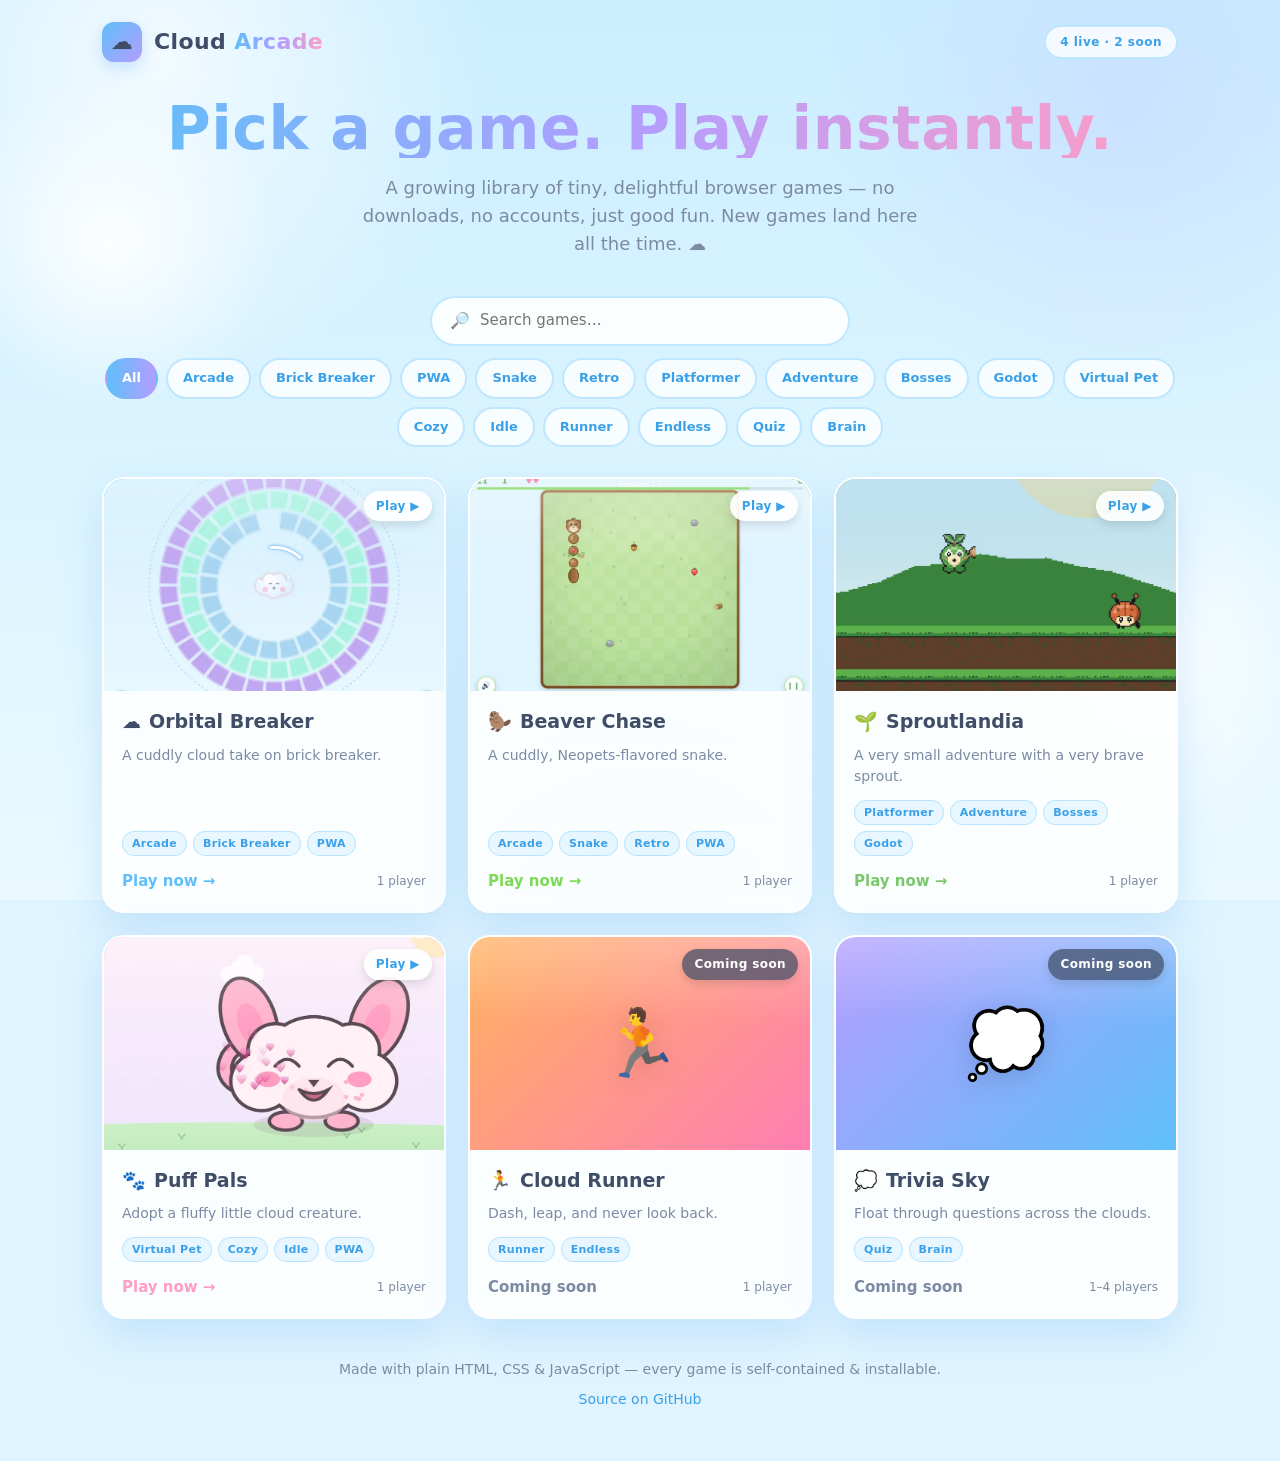
<file: index.html>
<!DOCTYPE html>
<html lang="en">
<head>
  <meta charset="UTF-8" />
  <meta name="viewport" content="width=device-width, initial-scale=1.0" />
  <meta name="theme-color" content="#cbeeff" />
  <title>Cloud Arcade ☁️🎮 — a growing library of tiny, delightful games</title>
  <meta name="description" content="Cloud Arcade is a growing library of tiny, delightful browser games. Pick a game and play instantly — no downloads, no accounts." />
  <link rel="icon" href="data:image/svg+xml,%3Csvg xmlns='http://www.w3.org/2000/svg' viewBox='0 0 100 100'%3E%3Cellipse cx='30' cy='52' rx='12' ry='20' fill='white'/%3E%3Cellipse cx='70' cy='52' rx='12' ry='20' fill='white'/%3E%3Ccircle cx='50' cy='56' r='26' fill='white'/%3E%3Ccircle cx='34' cy='40' r='16' fill='white'/%3E%3Ccircle cx='66' cy='40' r='16' fill='white'/%3E%3Ccircle cx='42' cy='52' r='3' fill='%234a5a72'/%3E%3Ccircle cx='58' cy='52' r='3' fill='%234a5a72'/%3E%3Ccircle cx='36' cy='58' r='4' fill='%23ff9ec4'/%3E%3Ccircle cx='64' cy='58' r='4' fill='%23ff9ec4'/%3E%3C/svg%3E" />

  <meta property="og:title" content="Cloud Arcade ☁️🎮" />
  <meta property="og:description" content="A growing library of tiny, delightful browser games." />
  <meta property="og:type" content="website" />

  <link rel="stylesheet" href="arcade.css" />
</head>
<body>
  <div class="sky"></div>

  <div class="wrap">
    <div class="topbar">
      <div class="brand">
        <span class="logo">☁️</span> <span>Cloud <b>Arcade</b></span>
      </div>
      <div class="spacer"></div>
      <span class="pill" id="count-pill">…</span>
    </div>

    <header class="hero">
      <h1>Pick a game. Play instantly.</h1>
      <p>A growing library of tiny, delightful browser games — no downloads,
         no accounts, just good fun. New games land here all the time. ☁️</p>
    </header>

    <div class="toolbar">
      <label class="search">
        <span class="ico">🔎</span>
        <input id="search" type="search" placeholder="Search games…" aria-label="Search games" autocomplete="off" />
      </label>
      <div class="chips" id="chips"></div>
    </div>

    <main class="grid" id="grid" aria-live="polite"></main>
    <p class="empty" id="empty" hidden>No games match that. Try another search. 🔍</p>
  </div>

  <footer>
    <div class="made">Made with plain HTML, CSS &amp; JavaScript — every game is self-contained &amp; installable.</div>
    <a href="https://github.com/samkaner/hello-world">Source on GitHub</a>
  </footer>

  <script src="games.js"></script>
  <script>
    (function () {
      var games = window.GAMES || [];
      var grid = document.getElementById("grid");
      var empty = document.getElementById("empty");
      var chipsEl = document.getElementById("chips");
      var searchEl = document.getElementById("search");
      document.getElementById("count-pill").textContent =
        games.filter(function (g) { return g.status === "live"; }).length + " live · " +
        games.filter(function (g) { return g.status === "soon"; }).length + " soon";

      // build tag filter chips from the registry (dynamic)
      var allTags = ["All"];
      games.forEach(function (g) {
        (g.tags || []).forEach(function (t) { if (allTags.indexOf(t) < 0) allTags.push(t); });
      });
      var activeTag = "All";
      var query = "";

      allTags.forEach(function (t) {
        var c = document.createElement("button");
        c.className = "chip" + (t === "All" ? " active" : "");
        c.textContent = t;
        c.onclick = function () {
          activeTag = t;
          Array.prototype.forEach.call(chipsEl.children, function (el) { el.classList.remove("active"); });
          c.classList.add("active");
          render();
        };
        chipsEl.appendChild(c);
      });

      function matches(g) {
        var okTag = activeTag === "All" || (g.tags || []).indexOf(activeTag) >= 0;
        var hay = (g.title + " " + g.tagline + " " + (g.tags || []).join(" ") + " " + (g.description || "")).toLowerCase();
        var okQ = !query || hay.indexOf(query) >= 0;
        return okTag && okQ;
      }

      function card(g) {
        var live = g.status === "live";
        var el = document.createElement(live ? "a" : "div");
        el.className = "card " + (live ? "live" : "soon");
        if (live) el.href = "game.html?id=" + encodeURIComponent(g.id);

        var cover = '<div class="cover" style="--c1:' + g.accent + ';--c2:' + g.accent2 + '">';
        if (live && g.screenshot) {
          cover += '<img src="' + g.screenshot + '" alt="' + g.title + ' gameplay" loading="lazy" />';
        } else {
          cover += '<span class="big-emoji">' + g.emoji + '</span>';
        }
        cover += '<span class="shine"></span>';
        cover += '<span class="badge' + (live ? "" : " soon") + '">' + (live ? "Play ▶" : "Coming soon") + "</span>";
        cover += "</div>";

        var tags = (g.tags || []).map(function (t) { return '<span class="tag">' + t + "</span>"; }).join("");

        el.innerHTML =
          cover +
          '<div class="card-body">' +
            '<div class="card-title"><span>' + g.emoji + "</span> " + g.title + "</div>" +
            '<div class="card-tagline">' + g.tagline + "</div>" +
            '<div class="tags">' + tags + "</div>" +
            '<div class="card-foot">' +
              (live ? '<span class="play-link" style="color:' + g.accent + '">Play now →</span>'
                    : '<span class="play-link" style="color:var(--muted)">Coming soon</span>') +
              '<span class="players">' + (g.players || "") + "</span>" +
            "</div>" +
          "</div>";
        return el;
      }

      function render() {
        var list = games.filter(matches);
        // live games first, then soon
        list.sort(function (a, b) { return (a.status === "live" ? 0 : 1) - (b.status === "live" ? 0 : 1); });
        grid.innerHTML = "";
        list.forEach(function (g) { grid.appendChild(card(g)); });
        empty.hidden = list.length > 0;
      }

      searchEl.addEventListener("input", function () {
        query = searchEl.value.trim().toLowerCase();
        render();
      });

      render();
    })();
  </script>
</body>
</html>
</file>
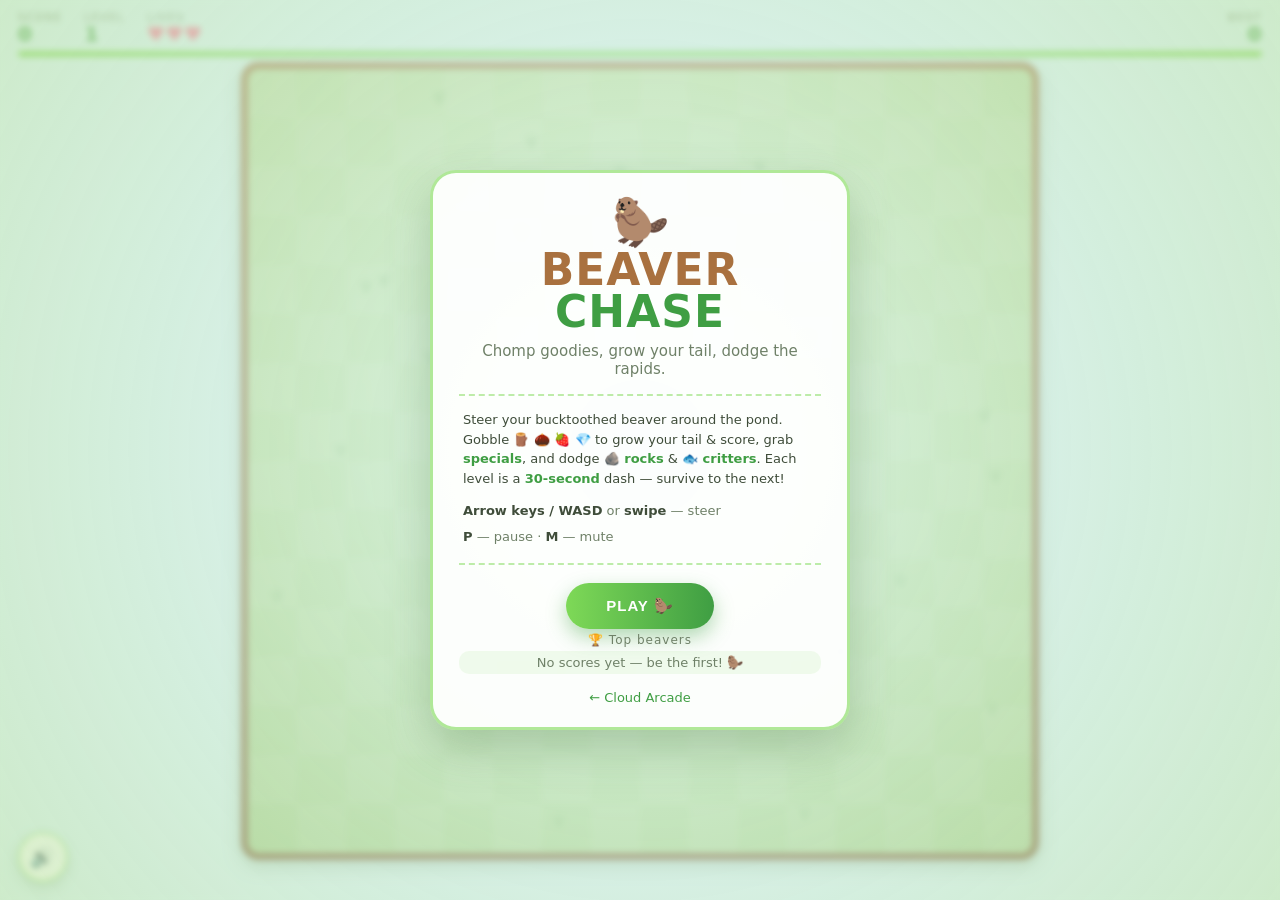
<file: beaver-chase/index.html>
<!DOCTYPE html>
<html lang="en">
<head>
  <meta charset="UTF-8" />
  <meta name="viewport" content="width=device-width, initial-scale=1.0, maximum-scale=1.0, user-scalable=no, viewport-fit=cover" />
  <meta name="theme-color" content="#bfe3a0" />
  <meta name="description" content="Beaver Chase — a cute Meerca-Chase-inspired snake. Steer a bucktoothed beaver, chomp goodies to grow your tail, and survive 30-second woodland levels." />
  <title>Beaver Chase 🦫</title>

  <link rel="manifest" href="manifest.webmanifest" />
  <meta name="mobile-web-app-capable" content="yes" />
  <meta name="apple-mobile-web-app-capable" content="yes" />
  <meta name="apple-mobile-web-app-status-bar-style" content="default" />
  <meta name="apple-mobile-web-app-title" content="Beaver Chase" />
  <link rel="apple-touch-icon" href="apple-touch-icon.png" />
  <link rel="icon" type="image/png" sizes="192x192" href="icon-192.png" />
  <link rel="icon" href="data:image/svg+xml,%3Csvg xmlns='http://www.w3.org/2000/svg' viewBox='0 0 100 100'%3E%3Crect width='100' height='100' rx='24' fill='%23bfe3a0'/%3E%3Cellipse cx='50' cy='54' rx='30' ry='26' fill='%23a9713f'/%3E%3Ccircle cx='40' cy='30' r='9' fill='%237a4a24'/%3E%3Ccircle cx='60' cy='30' r='9' fill='%237a4a24'/%3E%3Ccircle cx='40' cy='48' r='5' fill='%23241a12'/%3E%3Ccircle cx='60' cy='48' r='5' fill='%23241a12'/%3E%3Crect x='42' y='60' width='7' height='16' rx='2' fill='white'/%3E%3Crect x='51' y='60' width='7' height='16' rx='2' fill='white'/%3E%3C/svg%3E" />

  <link rel="stylesheet" href="style.css" />
</head>
<body>
  <div id="game-wrap">
    <canvas id="game"></canvas>

    <!-- HUD -->
    <div id="hud">
      <div class="hud-item"><span class="hud-label">SCORE</span><span id="score">0</span></div>
      <div class="hud-item"><span class="hud-label">LEVEL</span><span id="level">1</span></div>
      <div class="hud-item"><span class="hud-label">LIVES</span><span id="lives">♥♥♥</span></div>
      <div class="hud-item hud-best"><span class="hud-label">BEST</span><span id="best">0</span></div>
      <div id="timebar"><div id="timefill"></div></div>
    </div>

    <!-- D-pad (touch) -->
    <div id="dpad" class="hidden">
      <button data-dir="up" aria-label="Up">▲</button>
      <button data-dir="left" aria-label="Left">◀</button>
      <button data-dir="right" aria-label="Right">▶</button>
      <button data-dir="down" aria-label="Down">▼</button>
    </div>

    <!-- Start menu -->
    <div id="menu" class="overlay">
      <div class="panel">
        <div class="mascot">🦫</div>
        <h1 class="title">BEAVER<span>CHASE</span></h1>
        <p class="tagline">Chomp goodies, grow your tail, dodge the rapids.</p>
        <div class="how">
          <p>Steer your bucktoothed beaver around the pond. Gobble
             <b>🪵 🌰 🍓 💎</b> to grow your tail &amp; score, grab
             <b>specials</b>, and dodge <b>🪨 rocks</b> &amp; <b>🐟 critters</b>.
             Each level is a <b>30-second</b> dash — survive to the next!</p>
          <ul class="controls">
            <li><b>Arrow keys / WASD</b> or <b>swipe</b> — steer</li>
            <li><b>P</b> — pause &middot; <b>M</b> — mute</li>
          </ul>
        </div>
        <button id="start-btn" class="btn">PLAY 🦫</button>
        <div class="peek">
          <div class="peek-title">🏆 Top beavers</div>
          <ol id="lb-peek" class="lb"></ol>
        </div>
        <p class="back"><a href="../">← Cloud Arcade</a></p>
      </div>
    </div>

    <!-- Pause / message -->
    <div id="message" class="overlay hidden">
      <div class="panel small">
        <h2 id="msg-title" class="msg-title">Paused</h2>
        <p id="msg-sub" class="msg-sub"></p>
        <p class="hint2">Press <b>P</b> to resume</p>
      </div>
    </div>

    <!-- Game over + leaderboard -->
    <div id="gameover" class="overlay hidden">
      <div class="panel">
        <div class="mascot">🦫💫</div>
        <h2 class="msg-title">Game Over</h2>
        <p class="final">Score <b id="final-score">0</b></p>
        <p id="final-msg" class="msg-sub"></p>
        <div id="save-row" class="save-row">
          <input id="initials" maxlength="3" placeholder="BVR" aria-label="Your initials" autocomplete="off" />
          <button id="save-score" class="btn small-btn">Save score</button>
        </div>
        <ol id="lb-list" class="lb"></ol>
        <button id="again" class="btn">Play again 🦫</button>
        <p class="back"><a href="../">← Cloud Arcade</a></p>
      </div>
    </div>

    <button id="pause-btn" class="icon-btn hidden" aria-label="Pause">&#10073;&#10073;</button>
    <button id="sound-btn" class="icon-btn" aria-label="Mute">🔊</button>
  </div>

  <script src="game.js"></script>
</body>
</html>
</file>
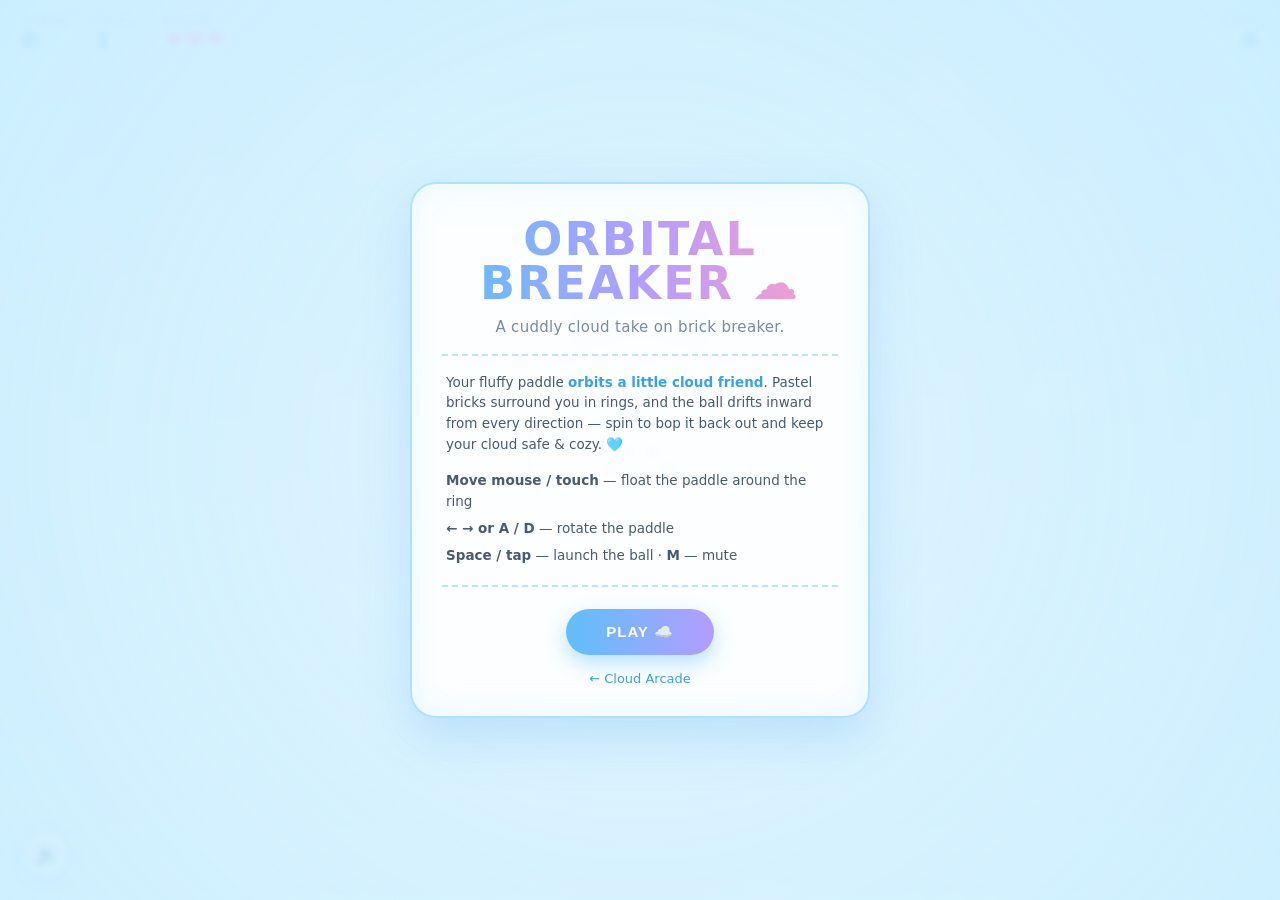
<file: orbital-breaker/index.html>
<!DOCTYPE html>
<html lang="en">
<head>
  <meta charset="UTF-8" />
  <meta name="viewport" content="width=device-width, initial-scale=1.0, maximum-scale=1.0, user-scalable=no, viewport-fit=cover" />
  <meta name="theme-color" content="#cbeeff" />
  <meta name="description" content="A cute cloud take on brick breaker: your fluffy paddle orbits a little cloud friend while pastel bricks surround you in rings." />
  <title>Orbital Breaker ☁️</title>

  <!-- PWA / installable web app -->
  <link rel="manifest" href="manifest.webmanifest" />
  <meta name="mobile-web-app-capable" content="yes" />
  <meta name="apple-mobile-web-app-capable" content="yes" />
  <meta name="apple-mobile-web-app-status-bar-style" content="default" />
  <meta name="apple-mobile-web-app-title" content="Orbital" />
  <link rel="apple-touch-icon" href="apple-touch-icon.png" />
  <link rel="icon" type="image/png" sizes="192x192" href="icon-192.png" />
  <link rel="icon" href="data:image/svg+xml,%3Csvg xmlns='http://www.w3.org/2000/svg' viewBox='0 0 100 100'%3E%3Cellipse cx='30' cy='52' rx='12' ry='20' fill='white'/%3E%3Cellipse cx='70' cy='52' rx='12' ry='20' fill='white'/%3E%3Ccircle cx='50' cy='56' r='26' fill='white'/%3E%3Ccircle cx='34' cy='40' r='16' fill='white'/%3E%3Ccircle cx='66' cy='40' r='16' fill='white'/%3E%3Ccircle cx='42' cy='52' r='3' fill='%234a5a72'/%3E%3Ccircle cx='58' cy='52' r='3' fill='%234a5a72'/%3E%3Ccircle cx='36' cy='58' r='4' fill='%23ff9ec4'/%3E%3Ccircle cx='64' cy='58' r='4' fill='%23ff9ec4'/%3E%3C/svg%3E" />

  <link rel="stylesheet" href="style.css" />
</head>
<body>
  <div id="game-wrap">
    <canvas id="game"></canvas>

    <!-- HUD -->
    <div id="hud">
      <div class="hud-item"><span class="hud-label">SCORE</span><span id="score">0</span></div>
      <div class="hud-item"><span class="hud-label">LEVEL</span><span id="level">1</span></div>
      <div class="hud-item"><span class="hud-label">CLOUD</span><span id="lives">♥♥♥</span></div>
      <div class="hud-item hud-best"><span class="hud-label">BEST</span><span id="best">0</span></div>
    </div>

    <!-- Overlays -->
    <div id="overlay" class="overlay">
      <div class="panel">
        <h1 class="title">ORBITAL<span>BREAKER ☁️</span></h1>
        <p class="tagline">A cuddly cloud take on brick breaker.</p>
        <div class="how">
          <p>Your fluffy paddle <b>orbits a little cloud friend</b>. Pastel bricks
             surround you in rings, and the ball drifts inward from every direction
             &mdash; spin to bop it back out and keep your cloud safe &amp; cozy. 🩵</p>
          <ul class="controls">
            <li><b>Move mouse / touch</b> &mdash; float the paddle around the ring</li>
            <li><b>&larr; &rarr; or A / D</b> &mdash; rotate the paddle</li>
            <li><b>Space / tap</b> &mdash; launch the ball &middot; <b>M</b> &mdash; mute</li>
          </ul>
        </div>
        <button id="start-btn" class="btn">PLAY ☁️</button>
        <p style="margin-top:16px;font-size:13px;">
          <a href="../" style="color:var(--blue-deep);text-decoration:none;">← Cloud Arcade</a>
        </p>
      </div>
    </div>

    <div id="message" class="overlay hidden">
      <div class="panel">
        <h2 id="msg-title" class="msg-title">PAUSED</h2>
        <p id="msg-sub" class="msg-sub"></p>
        <button id="msg-btn" class="btn">RESUME</button>
      </div>
    </div>

    <div id="hint" class="hint hidden">Tap / <b>click</b> or press <b>Space</b> to launch ☁️</div>

    <!-- Thumb-reachable buttons (mainly for touch) -->
    <button id="pause-btn" class="icon-btn hidden" aria-label="Pause">&#10073;&#10073;</button>
    <button id="sound-btn" class="icon-btn" aria-label="Mute">🔊</button>
  </div>

  <script src="game.js"></script>
</body>
</html>
</file>
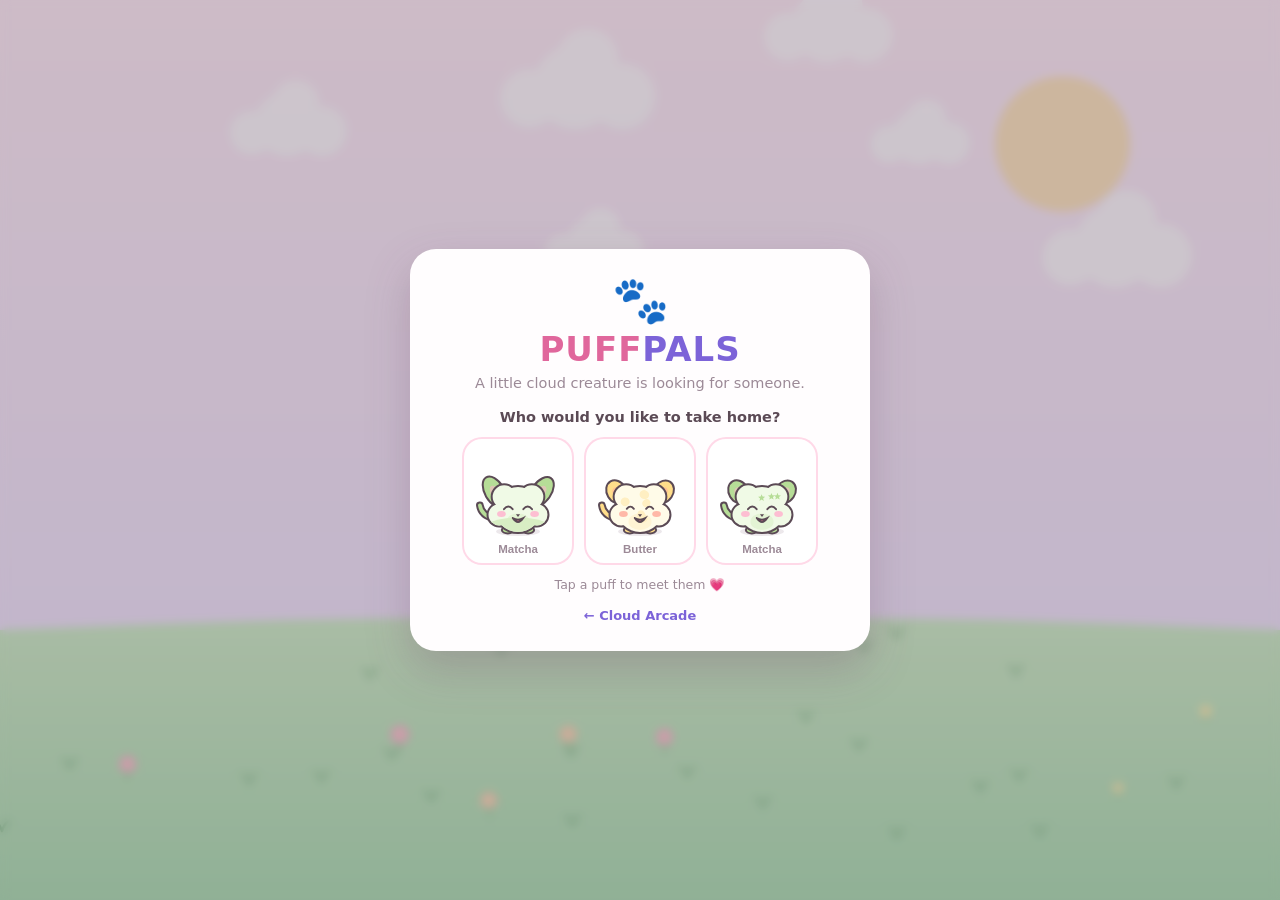
<file: puff-pals/index.html>
<!DOCTYPE html>
<html lang="en">
<head>
  <meta charset="UTF-8" />
  <meta name="viewport" content="width=device-width, initial-scale=1.0, maximum-scale=1.0, user-scalable=no, viewport-fit=cover" />
  <meta name="theme-color" content="#ffe3ef" />
  <meta name="description" content="Puff Pals — adopt a fluffy little cloud creature, then feed it, wash it, play fetch, teach it tricks and watch it grow. A cozy virtual pet in your browser." />
  <title>Puff Pals 🐾</title>

  <link rel="manifest" href="manifest.webmanifest" />
  <meta name="mobile-web-app-capable" content="yes" />
  <meta name="apple-mobile-web-app-capable" content="yes" />
  <meta name="apple-mobile-web-app-status-bar-style" content="default" />
  <meta name="apple-mobile-web-app-title" content="Puff Pals" />
  <link rel="apple-touch-icon" href="apple-touch-icon.png" />
  <link rel="icon" type="image/png" sizes="192x192" href="icon-192.png" />
  <link rel="icon" href="data:image/svg+xml,%3Csvg xmlns='http://www.w3.org/2000/svg' viewBox='0 0 100 100'%3E%3Crect width='100' height='100' rx='24' fill='%23ffe3ef'/%3E%3Cellipse cx='28' cy='46' rx='11' ry='17' fill='%23e8b7d0'/%3E%3Cellipse cx='72' cy='46' rx='11' ry='17' fill='%23e8b7d0'/%3E%3Ccircle cx='50' cy='56' r='27' fill='%23fff'/%3E%3Ccircle cx='34' cy='40' r='15' fill='%23fff'/%3E%3Ccircle cx='66' cy='40' r='15' fill='%23fff'/%3E%3Ccircle cx='41' cy='52' r='4' fill='%234a3a44'/%3E%3Ccircle cx='59' cy='52' r='4' fill='%234a3a44'/%3E%3Ccircle cx='42.2' cy='50.6' r='1.4' fill='%23fff'/%3E%3Ccircle cx='60.2' cy='50.6' r='1.4' fill='%23fff'/%3E%3Ccircle cx='33' cy='60' r='5' fill='%23ffb3ce'/%3E%3Ccircle cx='67' cy='60' r='5' fill='%23ffb3ce'/%3E%3Cpath d='M44 61 Q50 66 56 61' stroke='%234a3a44' stroke-width='2.5' fill='none' stroke-linecap='round'/%3E%3C/svg%3E" />

  <link rel="stylesheet" href="style.css" />
</head>
<body>
<div id="game-wrap">
  <canvas id="stage"></canvas>

  <!-- ---------- top bar ---------- -->
  <header id="topbar">
    <div class="who">
      <span id="pet-name">…</span>
      <span id="pet-stage" class="chip">puffling</span>
    </div>
    <div class="bond" title="Your bond">
      <span id="bond-hearts">♡♡♡♡♡</span>
      <span id="pet-age" class="age">newborn</span>
    </div>
  </header>

  <!-- ---------- needs ---------- -->
  <div id="needs">
    <div class="need" data-need="food">
      <span class="need-ico">🍓</span>
      <div class="meter"><i></i></div>
    </div>
    <div class="need" data-need="fun">
      <span class="need-ico">🎾</span>
      <div class="meter"><i></i></div>
    </div>
    <div class="need" data-need="clean">
      <span class="need-ico">🫧</span>
      <div class="meter"><i></i></div>
    </div>
    <div class="need" data-need="energy">
      <span class="need-ico">💤</span>
      <div class="meter"><i></i></div>
    </div>
  </div>

  <!-- ---------- speech bubble ---------- -->
  <div id="say" class="hidden"><span id="say-text"></span></div>

  <!-- ---------- action bar ---------- -->
  <nav id="actions">
    <button class="act" data-act="feed"><span>🍓</span><b>Feed</b></button>
    <button class="act" data-act="play"><span>🎾</span><b>Play</b></button>
    <button class="act" data-act="wash"><span>🫧</span><b>Wash</b></button>
    <button class="act" data-act="train"><span>🎓</span><b>Train</b></button>
    <button class="act" data-act="sleep"><span>🌙</span><b>Sleep</b></button>
  </nav>

  <!-- ---------- adopt ---------- -->
  <div id="adopt" class="overlay">
    <div class="panel">
      <div class="mascot">🐾</div>
      <h1 class="title">PUFF<span>PALS</span></h1>
      <p class="tagline">A little cloud creature is looking for someone.</p>

      <div id="adopt-step-1">
        <p class="prompt">Who would you like to take home?</p>
        <div id="litter"></div>
        <p class="hint">Tap a puff to meet them 💗</p>
      </div>

      <div id="adopt-step-2" class="hidden">
        <canvas id="adopt-preview" width="260" height="220"></canvas>
        <p class="prompt" id="adopt-blurb">What will you call them?</p>
        <input id="name-input" maxlength="12" placeholder="Mochi" aria-label="Your puff's name" autocomplete="off" />
        <div class="row">
          <button id="adopt-back" class="btn ghost">← Someone else</button>
          <button id="adopt-go" class="btn">Take them home 🏡</button>
        </div>
      </div>

      <p class="back"><a href="../">← Cloud Arcade</a></p>
    </div>
  </div>

  <!-- ---------- food tray ---------- -->
  <div id="tray" class="overlay hidden">
    <div class="panel small">
      <h2 class="msg-title">Snack time 🍽️</h2>
      <p class="msg-sub" id="tray-sub">What sounds good?</p>
      <div id="foods"></div>
      <button class="btn ghost" data-close="tray">Never mind</button>
    </div>
  </div>

  <!-- ---------- training ---------- -->
  <div id="training" class="overlay hidden">
    <div class="panel small">
      <h2 class="msg-title" id="train-title">Teach a trick 🎓</h2>
      <p class="msg-sub" id="train-sub">Pick something to practise.</p>

      <div id="trick-list"></div>

      <div id="trick-game" class="hidden">
        <p class="prompt" id="trick-prompt">Stop the sparkle in the pink zone!</p>
        <div id="timing">
          <div id="timing-zone"></div>
          <div id="timing-marker"></div>
        </div>
        <div id="trick-pips"></div>
        <button id="trick-hit" class="btn">Now! ✨</button>
      </div>

      <button class="btn ghost" data-close="training">Done for now</button>
    </div>
  </div>

  <!-- ---------- care card ---------- -->
  <div id="care" class="overlay hidden">
    <div class="panel small">
      <h2 class="msg-title" id="care-title">☁️</h2>
      <p class="msg-sub" id="care-body"></p>
      <button class="btn" data-close="care">Aww, okay 💗</button>
    </div>
  </div>

  <button id="sound-btn" class="icon-btn" aria-label="Mute">🔊</button>
  <button id="menu-btn" class="icon-btn" aria-label="Menu">⋯</button>

  <!-- ---------- little menu ---------- -->
  <div id="menu" class="overlay hidden">
    <div class="panel small">
      <h2 class="msg-title">Puff Pals</h2>
      <p class="msg-sub" id="menu-stats"></p>
      <button class="btn ghost" data-close="menu">Back to my puff</button>
      <button id="rehome" class="btn danger">Start over with a new puff</button>
      <p class="back"><a href="../">← Cloud Arcade</a></p>
    </div>
  </div>

  <!-- ---------- start-over confirmation ---------- -->
  <div id="rehome-confirm" class="overlay hidden">
    <div class="panel small">
      <div class="mascot">🥺</div>
      <h2 class="msg-title">Really start over?</h2>
      <p class="msg-sub" id="rehome-body"></p>
      <button class="btn" data-close="rehome-confirm">Never mind, I'll stay 💗</button>
      <button id="rehome-yes" class="btn danger">Yes, start over</button>
    </div>
  </div>
</div>

<script src="game.js"></script>
</body>
</html>
</file>
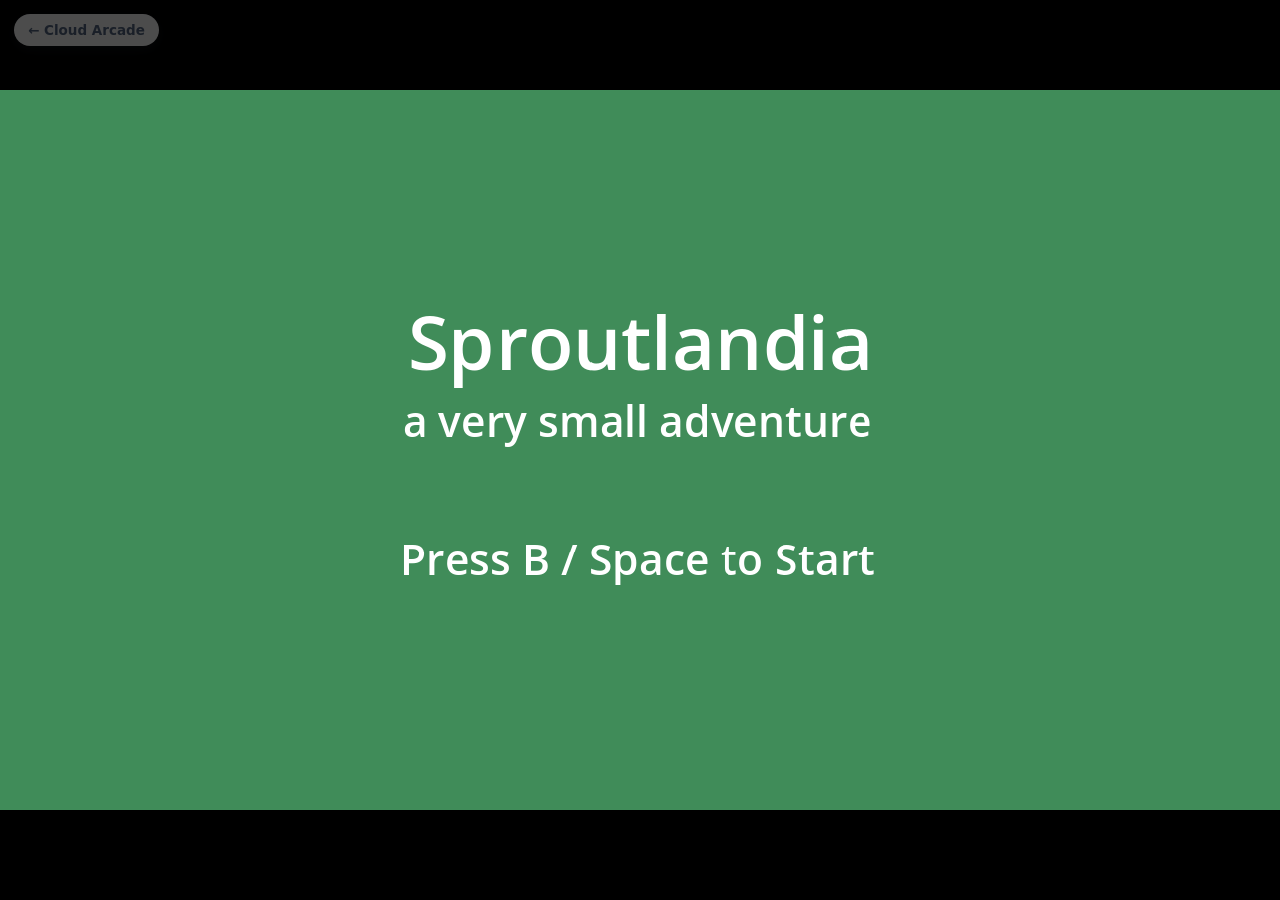
<file: sproutlandia/index.html>
<!DOCTYPE html>
<html lang="en">
<head>
  <meta charset="utf-8" />
  <meta name="viewport" content="width=device-width, user-scalable=no, initial-scale=1.0" />
  <meta name="theme-color" content="#bfe3a0" />
  <title>Sproutlandia ☁️🌱 — Cloud Arcade</title>
  <meta name="description" content="Sproutlandia — a very small adventure. A cozy pixel platformer, playable right in your browser." />
  <link id="-gd-engine-icon" rel="icon" type="image/png" href="index.icon.png" />
<link rel="apple-touch-icon" href="index.apple-touch-icon.png"/>
<link rel="manifest" href="index.manifest.json">

  <style>
    :root {
      --sky1: #dff4ff; --sky2: #eaf7e4; --ink: #4a5a72; --muted: #8a9bb3;
      --leaf: #7ed957; --leaf2: #39b54a;
    }
    * { box-sizing: border-box; }
    html, body { margin: 0; padding: 0; border: 0; height: 100%; }
    body {
      background: linear-gradient(160deg, var(--sky1), var(--sky2));
      color: var(--ink); overflow: hidden; touch-action: none;
      font-family: ui-rounded, "SF Pro Rounded", "Nunito", "Quicksand", system-ui, sans-serif;
    }

    #canvas { display: block; width: 100%; height: 100%; }
    #canvas:focus { outline: none; }

    /* ---------- loading / status overlay ---------- */
    #status {
      position: fixed; inset: 0; z-index: 10;
      display: flex; flex-direction: column; justify-content: center; align-items: center;
      gap: 18px; padding: 24px; text-align: center;
      background: linear-gradient(160deg, var(--sky1), var(--sky2));
      visibility: hidden;
    }
    /* drifting clouds behind the loader */
    #status::before, #status::after {
      content: ""; position: absolute; border-radius: 999px;
      background: #fff; opacity: .75; filter: blur(.4px);
      box-shadow: 40px 12px 0 -6px #fff, -46px 14px 0 -4px #fff;
      animation: drift 18s linear infinite;
    }
    #status::before { width: 120px; height: 54px; top: 16%; left: -20%; }
    #status::after  { width: 90px;  height: 40px; top: 68%; left: -30%; animation-duration: 26s; }
    @keyframes drift { to { transform: translateX(190vw); } }

    .sprout-mark {
      position: relative; z-index: 2;
      width: 96px; height: 96px;
      animation: bob 1.6s ease-in-out infinite;
      filter: drop-shadow(0 8px 10px rgba(74, 90, 114, .18));
    }
    @keyframes bob {
      0%, 100% { transform: translateY(0) rotate(-2deg); }
      50%      { transform: translateY(-10px) rotate(2deg); }
    }

    .load-title {
      position: relative; z-index: 2;
      font-size: 26px; font-weight: 800; letter-spacing: .3px; margin: 0;
    }
    .load-sub { position: relative; z-index: 2; margin: -8px 0 0; color: var(--muted); font-size: 14px; }

    .bar {
      position: relative; z-index: 2;
      width: min(340px, 78vw); height: 14px; border-radius: 999px;
      background: #ffffffcc; box-shadow: inset 0 2px 5px rgba(74,90,114,.14);
      overflow: hidden;
    }
    .bar > i {
      display: block; height: 100%; width: 0%; border-radius: 999px;
      background: linear-gradient(90deg, var(--leaf), var(--leaf2));
      transition: width .25s ease;
    }
    .bar.indeterminate > i {
      width: 40%; animation: sweep 1.1s ease-in-out infinite;
    }
    @keyframes sweep {
      0% { margin-left: -40%; } 100% { margin-left: 100%; }
    }
    .bar-label { position: relative; z-index: 2; font-size: 13px; color: var(--muted); margin: -6px 0 0; }
    .heads-up {
      position: relative; z-index: 2; margin: 4px 0 0; max-width: 380px;
      font-size: 12.5px; line-height: 1.5; color: var(--muted);
    }

    .back {
      position: fixed; z-index: 12; top: 14px; left: 14px;
      display: inline-flex; align-items: center; gap: 6px;
      padding: 8px 14px; border-radius: 999px; text-decoration: none;
      background: #ffffffd9; color: var(--ink); font-size: 13.5px; font-weight: 700;
      box-shadow: 0 4px 12px rgba(74,90,114,.16);
      opacity: .35; transition: opacity .2s ease, transform .2s ease;
    }
    .back:hover { opacity: 1; transform: translateY(-1px); }

    #status-notice {
      position: relative; z-index: 2; display: none;
      background: #fff2f5; border: 1px solid #ffd0dd; color: #8a4a5e;
      border-radius: 14px; padding: 14px 16px; margin: 0 8px; max-width: 460px;
      font-size: 13.5px; line-height: 1.5; text-align: center;
    }
  </style>
</head>
<body>
  <canvas id="canvas">Your browser does not support the canvas tag.</canvas>
  <noscript>Sproutlandia needs JavaScript to run. 🌱</noscript>

  <a class="back" href="../game.html?id=sproutlandia">← Cloud Arcade</a>

  <div id="status">
    <!-- little sprout hero, drawn inline so it shows instantly -->
    <svg class="sprout-mark" viewBox="0 0 64 64" aria-hidden="true">
      <ellipse cx="32" cy="58" rx="16" ry="4" fill="#4a5a72" opacity=".12"/>
      <path d="M32 30 C32 18, 22 14, 18 10 C16 20, 24 27, 32 30 Z" fill="#7ed957"/>
      <path d="M32 30 C32 20, 40 15, 45 12 C46 21, 39 28, 32 30 Z" fill="#9ae86f"/>
      <circle cx="32" cy="40" r="15" fill="#bfe3a0"/>
      <circle cx="32" cy="40" r="15" fill="none" stroke="#5aa84a" stroke-width="2.5"/>
      <circle cx="26" cy="38" r="2.6" fill="#3d4d3a"/>
      <circle cx="38" cy="38" r="2.6" fill="#3d4d3a"/>
      <circle cx="26.9" cy="37.1" r="0.9" fill="#fff"/>
      <circle cx="38.9" cy="37.1" r="0.9" fill="#fff"/>
      <circle cx="21" cy="44" r="3" fill="#ff9ec4" opacity=".75"/>
      <circle cx="43" cy="44" r="3" fill="#ff9ec4" opacity=".75"/>
      <path d="M28 45 Q32 48.5 36 45" stroke="#3d4d3a" stroke-width="2" fill="none" stroke-linecap="round"/>
    </svg>

    <h1 class="load-title">Sproutlandia</h1>
    <p class="load-sub">a very small adventure 🌱</p>

    <div class="bar indeterminate" id="bar"><i id="bar-fill"></i></div>
    <p class="bar-label" id="bar-label">waking up the meadow…</p>
    <p class="heads-up" id="heads-up">
      This one's a real little console game, so the first visit pulls down
      about 10&nbsp;MB of engine. It's cached afterwards — next time it starts
      right up. ☁️
    </p>

    <div id="status-notice"></div>
  </div>

  <script src="index.js"></script>
  <script>
    const GODOT_CONFIG = {"args":[],"canvasResizePolicy":2,"emscriptenPoolSize":8,"ensureCrossOriginIsolationHeaders":false,"executable":"index","experimentalVK":false,"fileSizes":{"index.pck":496612,"index.wasm":39509339},"focusCanvas":true,"gdextensionLibs":[],"godotPoolSize":4,"serviceWorker":"index.service.worker.js"};
    const GODOT_THREADS_ENABLED = false;
    const engine = new Engine(GODOT_CONFIG);

    (function () {
      const statusOverlay = document.getElementById('status');
      const notice = document.getElementById('status-notice');
      const bar = document.getElementById('bar');
      const fill = document.getElementById('bar-fill');
      const label = document.getElementById('bar-label');
      const headsUp = document.getElementById('heads-up');

      let initializing = true;
      const mb = (b) => (b / 1048576).toFixed(1);

      // Cute rotating loading lines, because a 40MB wait deserves company.
      const LINES = [
        'waking up the meadow…',
        'watering the sprouts…',
        'tuning the tiny chiptunes…',
        'convincing Grumbleroot to behave…',
        'stacking clouds…',
        'polishing zestberries…',
      ];
      let lineIdx = 0;
      const lineTimer = setInterval(() => {
        if (!initializing) return clearInterval(lineTimer);
        lineIdx = (lineIdx + 1) % LINES.length;
        if (bar.classList.contains('indeterminate')) label.textContent = LINES[lineIdx];
      }, 2600);

      function hide() {
        clearInterval(lineTimer);
        statusOverlay.remove();
        initializing = false;
      }

      function show() {
        statusOverlay.style.visibility = 'visible';
      }

      function fail(err) {
        console.error(err);
        clearInterval(lineTimer);
        bar.style.display = 'none';
        label.style.display = 'none';
        headsUp.style.display = 'none';
        notice.style.display = 'block';
        notice.textContent =
          (err instanceof Error ? err.message : (typeof err === 'string' ? err : 'Something went wrong.')) +
          ' — try reloading, or head back to the arcade.';
        initializing = false;
      }

      const missing = Engine.getMissingFeatures({ threads: GODOT_THREADS_ENABLED });

      show();

      if (missing.length !== 0) {
        fail("This browser can't run Sproutlandia yet. Missing: " + missing.join(', '));
      } else {
        engine.startGame({
          onProgress: function (current, total) {
            if (current > 0 && total > 0) {
              bar.classList.remove('indeterminate');
              const pct = Math.min(100, (current / total) * 100);
              fill.style.width = pct.toFixed(1) + '%';
              label.textContent = mb(current) + ' / ' + mb(total) + ' MB';
              if (pct > 99) label.textContent = 'planting the first level…';
            } else {
              bar.classList.add('indeterminate');
            }
          },
        }).then(hide, fail);
      }
    }());
  </script>
</body>
</html>
</file>
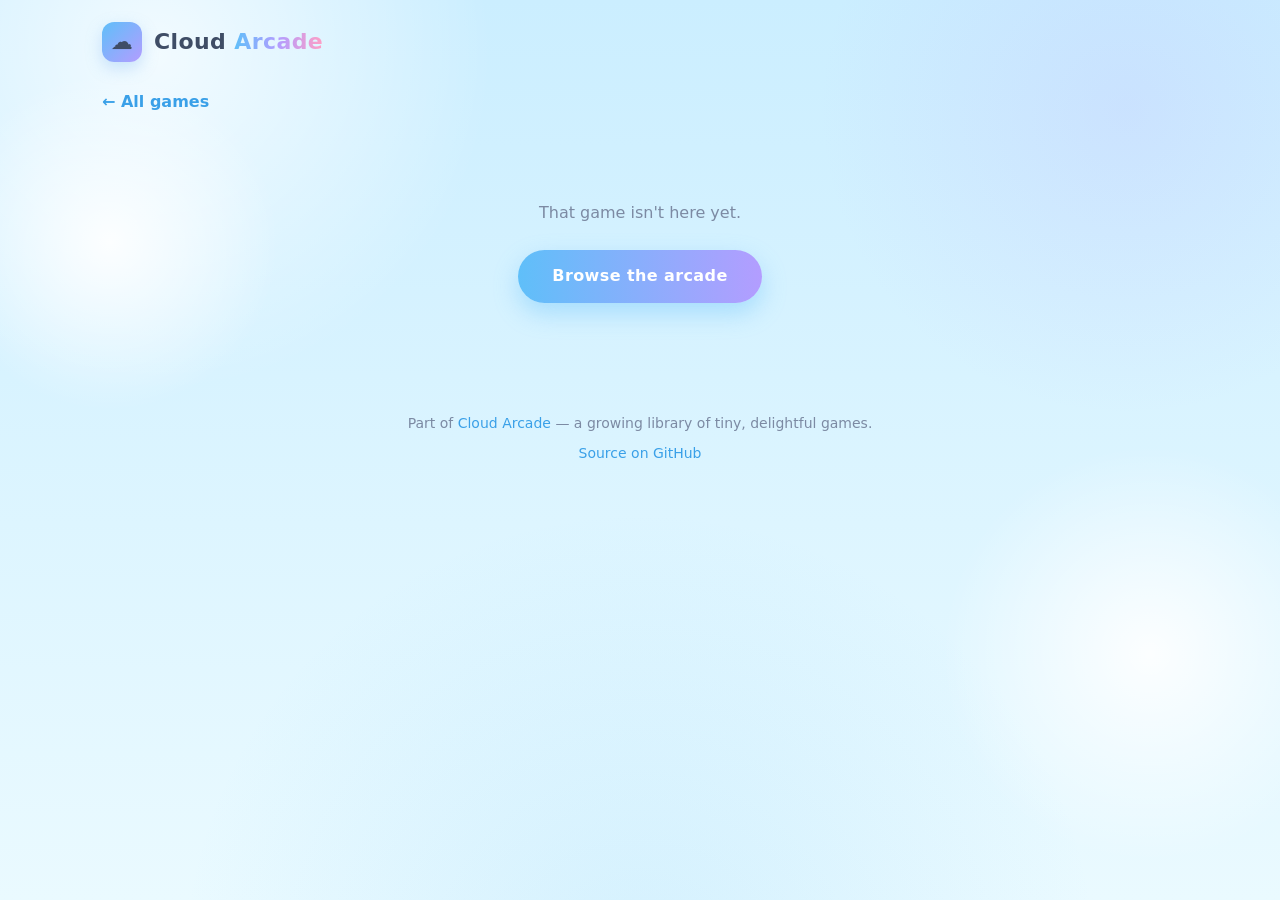
<file: game.html>
<!DOCTYPE html>
<html lang="en">
<head>
  <meta charset="UTF-8" />
  <meta name="viewport" content="width=device-width, initial-scale=1.0" />
  <meta name="theme-color" content="#cbeeff" />
  <title>Cloud Arcade</title>
  <meta name="description" content="Play this game in Cloud Arcade." />
  <link rel="icon" href="data:image/svg+xml,%3Csvg xmlns='http://www.w3.org/2000/svg' viewBox='0 0 100 100'%3E%3Cellipse cx='30' cy='52' rx='12' ry='20' fill='white'/%3E%3Cellipse cx='70' cy='52' rx='12' ry='20' fill='white'/%3E%3Ccircle cx='50' cy='56' r='26' fill='white'/%3E%3Ccircle cx='34' cy='40' r='16' fill='white'/%3E%3Ccircle cx='66' cy='40' r='16' fill='white'/%3E%3Ccircle cx='42' cy='52' r='3' fill='%234a5a72'/%3E%3Ccircle cx='58' cy='52' r='3' fill='%234a5a72'/%3E%3Ccircle cx='36' cy='58' r='4' fill='%23ff9ec4'/%3E%3Ccircle cx='64' cy='58' r='4' fill='%23ff9ec4'/%3E%3C/svg%3E" />
  <link rel="stylesheet" href="arcade.css" />
</head>
<body>
  <div class="sky"></div>

  <div class="wrap">
    <div class="topbar">
      <div class="brand"><span class="logo">☁️</span> <span>Cloud <b>Arcade</b></span></div>
    </div>
    <a class="back" href="./index.html">← All games</a>

    <main id="content"></main>
  </div>

  <footer>
    <div class="made">Part of <a href="./index.html">Cloud Arcade</a> — a growing library of tiny, delightful games.</div>
    <a href="https://github.com/samkaner/hello-world">Source on GitHub</a>
  </footer>

  <script src="games.js"></script>
  <script>
    (function () {
      var params = new URLSearchParams(location.search);
      var id = params.get("id");
      var games = window.GAMES || [];
      var g = games.filter(function (x) { return x.id === id; })[0];
      var content = document.getElementById("content");

      if (!g) {
        content.innerHTML =
          '<div class="empty" style="padding:80px 0">' +
          "That game isn't here yet. <br><br>" +
          '<a class="btn btn-primary" href="./index.html" style="--accent:#5fbff9;--accent2:#b39dff">Browse the arcade</a>' +
          "</div>";
        return;
      }

      // theme the page from the game
      var root = document.documentElement;
      root.style.setProperty("--accent", g.accent);
      root.style.setProperty("--accent2", g.accent2);
      document.title = g.title + " " + g.emoji + " — Cloud Arcade";
      var tc = document.querySelector('meta[name="theme-color"]');
      if (tc) tc.setAttribute("content", g.accent);

      var live = g.status === "live";

      // hero visual: screenshot for live games, emoji placeholder otherwise
      var visual = live && g.screenshot
        ? '<a class="shot" href="' + g.playUrl + '"><img src="' + g.screenshot +
          '" alt="' + g.title + ' gameplay" /></a>'
        : '<div class="shot placeholder" style="--accent:' + g.accent + ';--accent2:' + g.accent2 +
          '"><span class="big-emoji">' + g.emoji + "</span></div>";

      var cta = live
        ? '<a class="btn btn-primary" href="' + g.playUrl + '">▶ Play ' + g.title + "</a>"
        : '<button class="btn btn-primary is-disabled" disabled>Coming soon ✨</button>';
      cta += '<a class="btn btn-ghost" href="./index.html">← More games</a>';

      var tags = (g.tags || []).map(function (t) { return '<span class="tag">' + t + "</span>"; }).join("");

      var hero =
        '<div class="game-hero">' +
          "<div>" +
            '<div class="emoji-title"><span class="e">' + g.emoji + '</span><h1><span>' + g.title + "</span></h1></div>" +
            '<p class="game-tagline">' + g.tagline + "</p>" +
            '<p class="game-desc">' + (g.description || "") + "</p>" +
            '<div class="tags" style="margin-top:14px">' + tags + "</div>" +
            '<div class="game-cta">' + cta + "</div>" +
          "</div>" +
          "<div>" + visual + "</div>" +
        "</div>";

      // panels: controls + how-to-play / install
      var panels = '<div class="panels">';
      if (g.controls && g.controls.length) {
        panels += '<div class="panel"><h3>🎮 Controls</h3><ul>' +
          g.controls.map(function (row) {
            return "<li><b>" + row[0] + "</b> — " + row[1] + "</li>";
          }).join("") + "</ul></div>";
      }
      if (live && g.heavy) {
        panels += '<div class="panel heads-up"><h3>☁️ Heads up — big first load</h3><p>' +
          g.heavy.note + "</p></div>";
      }
      if (live) {
        panels += '<div class="panel"><h3>📲 Play &amp; install</h3><ul>' +
          "<li>Runs in any modern browser — <b>" + (g.players || "1 player") + "</b></li>" +
          (g.installable
            ? "<li><b>iOS Safari</b> — Share → <i>Add to Home Screen</i></li>" +
              "<li><b>Android / Desktop Chrome</b> — <i>Install app</i></li>" +
              "<li>Installed games run full-screen &amp; offline.</li>"
            : "<li>No download or account needed.</li>") +
          "</ul></div>";
      } else {
        panels += '<div class="panel"><h3>🚧 Coming soon</h3><ul>' +
          "<li>This game is on the way to the arcade.</li>" +
          "<li>Check back soon — or explore what's live now.</li>" +
          "</ul></div>";
      }
      panels += "</div>";

      content.innerHTML = hero + panels;
    })();
  </script>
</body>
</html>
</file>
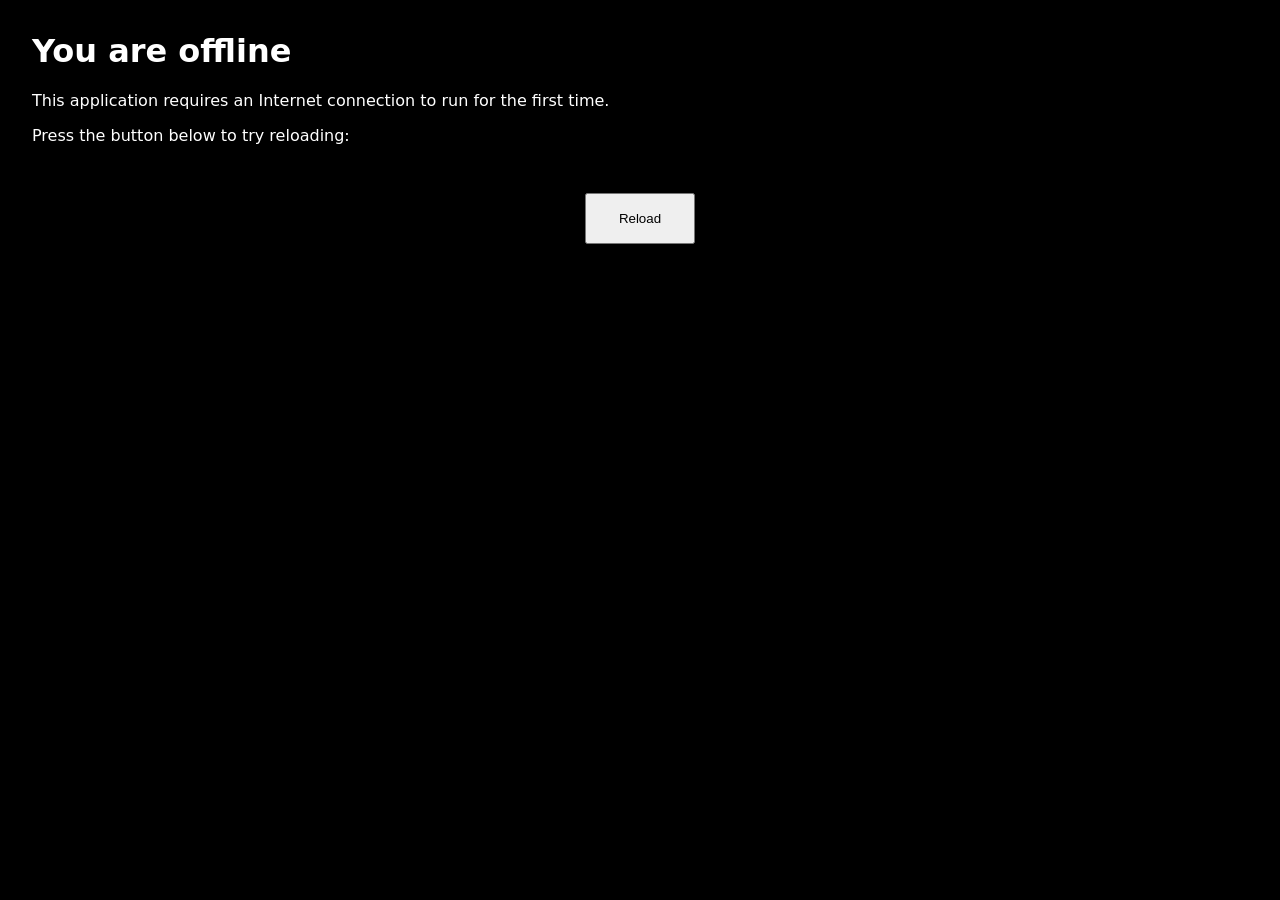
<file: sproutlandia/index.offline.html>
<!DOCTYPE html>
<html lang="en">
	<head>
		<meta charset="utf-8">
		<meta http-equiv="X-UA-Compatible" content="IE=edge">
		<meta name="viewport" content="width=device-width, initial-scale=1">
		<title>You are offline</title>
		<style>
html {
	background-color: #000000;
	color: #ffffff;
}

body {
	font-family: system-ui, -apple-system, "Segoe UI", Roboto, "Helvetica Neue", Arial, "Noto Sans", sans-serif, "Apple Color Emoji", "Segoe UI Emoji", "Segoe UI Symbol", "Noto Color Emoji";
	margin: 2rem;
}

p {
	margin-block: 1rem;
}

button {
	display: block;
	padding: 1rem 2rem;
	margin: 3rem auto 0;
}
		</style>
	</head>
	<body>
		<h1>You are offline</h1>
		<p>This application requires an Internet connection to run for the first time.</p>
		<p>Press the button below to try reloading:</p>
		<button type="button">Reload</button>
		<script>
document.querySelector('button').addEventListener('click', () => {
	window.location.reload();
});
		</script>
	</body>
</html>
</file>
<file: arcade.css>
/* ============================================================
   CLOUD ARCADE — shared design system (hub + game landings)
   ============================================================ */
:root {
  --bg: #dff4ff;
  --ink: #3f4d66;
  --muted: #7c8aa3;
  --line: rgba(143, 214, 255, 0.55);
  --card: rgba(255, 255, 255, 0.86);
  --blue: #5fbff9;
  --blue-deep: #3aa0e8;
  --lav: #b39dff;
  --pink: #ff9ec4;
  /* per-game accents (overridden inline) */
  --accent: #5fbff9;
  --accent2: #b39dff;
  --radius: 22px;
  --shadow: 0 16px 40px rgba(120, 180, 240, 0.28);
  --font: "Segoe UI", system-ui, -apple-system, "Helvetica Neue", sans-serif;
}

* { box-sizing: border-box; margin: 0; padding: 0; }
html { scroll-behavior: smooth; }
body {
  min-height: 100%;
  background: var(--bg);
  color: var(--ink);
  font-family: var(--font);
  line-height: 1.55;
  -webkit-font-smoothing: antialiased;
  overflow-x: hidden;
}

/* soft sky backdrop with fluffy blobs */
.sky {
  position: fixed; inset: 0; z-index: -1;
  background:
    radial-gradient(44vmax 44vmax at 12% 6%, rgba(255,255,255,0.75), transparent 60%),
    radial-gradient(40vmax 40vmax at 88% 12%, rgba(179,157,255,0.16), transparent 60%),
    radial-gradient(60vmax 60vmax at 50% 108%, rgba(95,191,249,0.16), transparent 60%),
    linear-gradient(180deg, #cbeeff, #eafaff);
}
.sky::before, .sky::after {
  content: ""; position: absolute; border-radius: 50%;
  background: radial-gradient(circle, rgba(255,255,255,0.9), rgba(255,255,255,0) 70%);
}
.sky::before { width: 340px; height: 340px; top: 8%; left: -60px; }
.sky::after  { width: 420px; height: 420px; bottom: 4%; right: -80px; }

.wrap { max-width: 1120px; margin: 0 auto; padding: 0 22px; }

a { color: var(--blue-deep); text-decoration: none; }
a:hover { text-decoration: underline; }

/* ---------- buttons ---------- */
.btn {
  display: inline-flex; align-items: center; gap: 10px;
  padding: 14px 34px; border-radius: 999px;
  font: inherit; font-size: 16px; font-weight: 800; letter-spacing: 0.4px;
  cursor: pointer; border: none; text-decoration: none;
  transition: transform 0.14s ease, box-shadow 0.24s ease, background 0.2s ease;
}
.btn:hover { text-decoration: none; }
.btn-primary {
  color: #fff;
  background: linear-gradient(90deg, var(--accent), var(--accent2));
  box-shadow: 0 10px 24px rgba(95, 191, 249, 0.4);
}
.btn-primary:hover { transform: translateY(-3px); box-shadow: 0 14px 30px rgba(95, 191, 249, 0.55); }
.btn-ghost {
  color: var(--blue-deep);
  background: rgba(255, 255, 255, 0.85);
  border: 2px solid var(--line);
}
.btn-ghost:hover { transform: translateY(-3px); }
.btn:disabled, .btn.is-disabled { opacity: 0.6; cursor: not-allowed; box-shadow: none; }

/* ---------- top bar ---------- */
.topbar {
  display: flex; align-items: center; gap: 14px;
  padding: 22px 0 6px;
}
.brand {
  display: flex; align-items: center; gap: 12px;
  font-weight: 900; letter-spacing: 0.4px; font-size: 22px; color: var(--ink);
}
.brand .logo {
  width: 40px; height: 40px; border-radius: 12px;
  display: grid; place-items: center; font-size: 22px;
  background: linear-gradient(135deg, var(--blue), var(--lav));
  box-shadow: 0 6px 16px rgba(120, 180, 240, 0.35);
}
.brand b { background: linear-gradient(90deg, var(--blue), var(--lav), var(--pink));
  -webkit-background-clip: text; background-clip: text; color: transparent; }
.topbar .spacer { flex: 1; }
.pill {
  font-size: 12px; font-weight: 700; letter-spacing: 0.5px;
  color: var(--blue-deep); background: rgba(255,255,255,0.8);
  border: 2px solid var(--line); border-radius: 999px; padding: 6px 14px;
}

/* ---------- hub hero ---------- */
.hero { text-align: center; padding: 30px 0 8px; }
.hero h1 {
  font-size: clamp(34px, 7vw, 60px); font-weight: 900; letter-spacing: 0.5px; line-height: 1;
  background: linear-gradient(90deg, var(--blue), var(--lav), var(--pink));
  -webkit-background-clip: text; background-clip: text; color: transparent;
}
.hero p { margin: 16px auto 0; max-width: 560px; color: var(--muted); font-size: clamp(15px, 2.2vw, 18px); }

/* ---------- search + filters ---------- */
.toolbar {
  display: flex; flex-wrap: wrap; gap: 12px; align-items: center; justify-content: center;
  margin: 30px 0 26px;
}
.search {
  flex: 1 1 260px; max-width: 420px;
  display: flex; align-items: center; gap: 10px;
  background: rgba(255,255,255,0.9); border: 2px solid var(--line);
  border-radius: 999px; padding: 11px 18px;
}
.search input { border: none; outline: none; background: none; font: inherit; font-size: 15px; width: 100%; color: var(--ink); }
.search .ico { font-size: 16px; opacity: 0.7; }
.chips { display: flex; flex-wrap: wrap; gap: 8px; justify-content: center; }
.chip {
  font: inherit; font-size: 13px; font-weight: 700; cursor: pointer;
  color: var(--blue-deep); background: rgba(255,255,255,0.8);
  border: 2px solid var(--line); border-radius: 999px; padding: 8px 15px;
  transition: transform 0.12s ease, background 0.2s ease, color 0.2s ease;
}
.chip:hover { transform: translateY(-2px); }
.chip.active { color: #fff; background: linear-gradient(90deg, var(--blue), var(--lav)); border-color: transparent; }

/* ---------- game grid ---------- */
.grid {
  display: grid; gap: 22px;
  grid-template-columns: repeat(auto-fill, minmax(258px, 1fr));
  padding: 4px 0 10px;
}
.card {
  display: flex; flex-direction: column; overflow: hidden;
  background: var(--card); border: 2px solid rgba(255,255,255,0.9);
  border-radius: var(--radius); box-shadow: var(--shadow);
  color: var(--ink); text-decoration: none;
  transition: transform 0.16s ease, box-shadow 0.2s ease;
}
.card:hover { text-decoration: none; }
.card.live:hover { transform: translateY(-6px); box-shadow: 0 24px 50px rgba(120, 180, 240, 0.4); }
.card.soon { cursor: default; }
.cover {
  position: relative; aspect-ratio: 16 / 10; overflow: hidden;
  display: grid; place-items: center;
  background: linear-gradient(135deg, var(--c1), var(--c2));
}
.cover img { position: absolute; inset: 0; width: 100%; height: 100%; object-fit: cover; }
.cover .big-emoji { font-size: 66px; filter: drop-shadow(0 6px 12px rgba(0,0,0,0.12)); }
.cover .shine { position: absolute; inset: 0;
  background: linear-gradient(180deg, rgba(255,255,255,0.25), rgba(255,255,255,0) 40%); }
.badge {
  position: absolute; top: 12px; right: 12px; z-index: 2;
  font-size: 12px; font-weight: 800; letter-spacing: 0.4px;
  padding: 6px 12px; border-radius: 999px;
  background: rgba(255,255,255,0.92); color: var(--blue-deep);
  box-shadow: 0 4px 10px rgba(0,0,0,0.12);
}
.badge.soon { background: rgba(63, 77, 102, 0.72); color: #fff; }
.card-body { padding: 16px 18px 18px; display: flex; flex-direction: column; gap: 8px; flex: 1; }
.card-title { font-size: 19px; font-weight: 800; display: flex; align-items: center; gap: 8px; }
.card-tagline { font-size: 14px; color: var(--muted); flex: 1; }
.tags { display: flex; flex-wrap: wrap; gap: 6px; margin-top: 4px; }
.tag { font-size: 11px; font-weight: 700; letter-spacing: 0.3px; color: var(--blue-deep);
  background: rgba(95,191,249,0.12); border: 1px solid rgba(95,191,249,0.35);
  border-radius: 999px; padding: 3px 9px; }
.card-foot { display: flex; align-items: center; justify-content: space-between; margin-top: 6px; }
.play-link { font-weight: 800; color: var(--accent, var(--blue-deep)); font-size: 15px; }
.players { font-size: 12px; color: var(--muted); }

.empty { text-align: center; color: var(--muted); padding: 50px 0; font-size: 16px; }

/* ---------- game landing ---------- */
.back { display: inline-flex; align-items: center; gap: 8px; font-weight: 700; margin: 22px 0 6px; }
.game-hero { display: grid; grid-template-columns: 1.05fr 1fr; gap: 40px; align-items: center; padding: 18px 0 40px; }
@media (max-width: 820px) { .game-hero { grid-template-columns: 1fr; gap: 26px; } }
.game-hero .emoji-title { font-size: clamp(34px, 6vw, 54px); font-weight: 900; line-height: 1.02;
  display: flex; align-items: center; gap: 14px; }
.game-hero .emoji-title .e { font-size: 1.1em; }
.game-hero h1 span { background: linear-gradient(90deg, var(--accent), var(--accent2));
  -webkit-background-clip: text; background-clip: text; color: transparent; }
.game-tagline { font-size: clamp(17px, 2.4vw, 21px); color: var(--muted); margin-top: 14px; }
.game-desc { margin-top: 16px; font-size: 15.5px; color: var(--ink); }
.game-cta { margin-top: 26px; display: flex; gap: 14px; flex-wrap: wrap; }
.shot {
  /* block, or the anchor lays out inline and its border juts past the image */
  display: block;
  border-radius: 24px; overflow: hidden; line-height: 0;
  border: 3px solid rgba(255,255,255,0.9); box-shadow: var(--shadow);
}
.shot img { width: 100%; height: auto; display: block; }
.shot.placeholder { aspect-ratio: 16/11; display: grid; place-items: center; line-height: 1;
  background: linear-gradient(135deg, var(--accent), var(--accent2)); }
.shot.placeholder .big-emoji { font-size: 96px; filter: drop-shadow(0 8px 16px rgba(0,0,0,0.15)); }

.panels { display: grid; grid-template-columns: repeat(auto-fit, minmax(280px, 1fr)); gap: 22px; padding-bottom: 30px; }
.panel { background: var(--card); border: 2px solid var(--line); border-radius: var(--radius); padding: 26px 26px; }
.panel h3 { font-size: 18px; margin-bottom: 14px; display: flex; align-items: center; gap: 9px; }
.panel ul { list-style: none; }
.panel li { padding: 8px 0; color: var(--muted); border-bottom: 2px dashed rgba(143,214,255,0.4); }
.panel li:last-child { border-bottom: none; }
.panel li b { color: var(--ink); }
.panel p { color: var(--muted); line-height: 1.65; }
.panel.heads-up { background: #fffaf0; border-color: #ffe0b0; }
kbd { display: inline-block; min-width: 22px; text-align: center; padding: 2px 8px; margin: 0 1px;
  border-radius: 8px; font: inherit; font-size: 13px; background: #fff;
  border: 2px solid rgba(95,191,249,0.6); color: var(--blue-deep); }

/* ---------- footer ---------- */
footer { padding: 30px 0 50px; text-align: center; color: var(--muted); font-size: 14px; }
footer .made { margin-bottom: 8px; }
</file>
<file: beaver-chase/style.css>
:root {
  --bg: #dff4ff;
  --grass: #7ed957;
  --grass-deep: #3f9e43;
  --wood: #a9713f;
  --ink: #3f4d3a;
  --ink-soft: #6f8168;
  --cream: #fff;
}
* { box-sizing: border-box; margin: 0; padding: 0; }
html, body {
  height: 100%;
  background: var(--bg);
  color: var(--ink);
  font-family: "Segoe UI", "Helvetica Neue", system-ui, sans-serif;
  overflow: hidden;
  -webkit-user-select: none; user-select: none;
  -webkit-tap-highlight-color: transparent;
}
#game-wrap { position: fixed; inset: 0; }
#game { display: block; width: 100%; height: 100%; touch-action: none; }

/* ---------- HUD ---------- */
#hud {
  position: absolute; top: 0; left: 0; right: 0;
  display: flex; gap: 22px; align-items: flex-start;
  padding: calc(12px + env(safe-area-inset-top)) calc(18px + env(safe-area-inset-right)) 10px calc(18px + env(safe-area-inset-left));
  pointer-events: none; font-variant-numeric: tabular-nums; letter-spacing: 0.5px;
}
.hud-item { display: flex; flex-direction: column; line-height: 1.1; }
.hud-best { margin-left: auto; text-align: right; }
.hud-label { font-size: 10px; letter-spacing: 2px; color: var(--ink-soft); }
.hud-item span:last-child { font-size: 20px; font-weight: 800; color: var(--grass-deep); }
#lives { color: #ff6b9d; }
#timebar {
  position: absolute; left: 18px; right: 18px; bottom: -2px; height: 6px;
  background: rgba(63, 77, 58, 0.15); border-radius: 999px; overflow: hidden;
}
#timefill { height: 100%; width: 100%; background: var(--grass); border-radius: 999px; transition: width 0.1s linear; }
@media (max-width: 480px) { #hud { gap: 14px; } .hud-item span:last-child { font-size: 17px; } }

/* ---------- D-pad ---------- */
#dpad {
  position: absolute; left: 50%; transform: translateX(-50%);
  bottom: calc(16px + env(safe-area-inset-bottom));
  width: 168px; height: 168px;
  display: grid; grid-template-columns: repeat(3, 1fr); grid-template-rows: repeat(3, 1fr);
  gap: 6px; z-index: 6;
}
#dpad.hidden { display: none; }
#dpad button {
  border: none; border-radius: 14px; font-size: 20px; color: var(--grass-deep);
  background: rgba(255,255,255,0.82); box-shadow: 0 4px 10px rgba(80,120,70,0.25);
  cursor: pointer; touch-action: none;
}
#dpad button:active { transform: scale(0.94); background: #fff; }
#dpad [data-dir="up"] { grid-area: 1 / 2 / 2 / 3; }
#dpad [data-dir="left"] { grid-area: 2 / 1 / 3 / 2; }
#dpad [data-dir="right"] { grid-area: 2 / 3 / 3 / 4; }
#dpad [data-dir="down"] { grid-area: 3 / 2 / 4 / 3; }

/* ---------- icon buttons ---------- */
.icon-btn {
  position: absolute; bottom: calc(18px + env(safe-area-inset-bottom));
  width: 50px; height: 50px; border-radius: 50%;
  border: 2px solid rgba(126, 217, 87, 0.6); background: rgba(255,255,255,0.9);
  color: var(--grass-deep); font-size: 19px; letter-spacing: 2px; cursor: pointer;
  display: flex; align-items: center; justify-content: center; z-index: 7;
  box-shadow: 0 5px 14px rgba(80,120,70,0.28);
}
.icon-btn:active { transform: scale(0.92); }
.icon-btn.hidden { display: none; }
#pause-btn { right: calc(18px + env(safe-area-inset-right)); }
#sound-btn { left: calc(18px + env(safe-area-inset-left)); }

/* ---------- overlays ---------- */
.overlay {
  position: absolute; inset: 0; z-index: 10;
  display: flex; align-items: center; justify-content: center; padding: 20px;
  background: radial-gradient(circle at center, rgba(223,244,255,0.7), rgba(191,227,160,0.55));
  backdrop-filter: blur(3px);
  overflow-y: auto; -webkit-overflow-scrolling: touch;
}
.overlay.hidden { display: none; }
.panel {
  width: min(420px, 94vw); margin: auto; text-align: center;
  padding: 26px 26px 22px; border-radius: 26px;
  background: rgba(255,255,255,0.94); border: 3px solid rgba(126,217,87,0.6);
  box-shadow: 0 18px 44px rgba(80,120,70,0.3);
  animation: rise 0.35s ease both;
}
.panel.small { width: min(320px, 90vw); }
@keyframes rise { from { opacity: 0; transform: translateY(14px) scale(0.98); } }
.mascot { font-size: 46px; line-height: 1; margin-bottom: 4px; }
.title {
  font-size: clamp(30px, 8vw, 44px); font-weight: 900; letter-spacing: 1px; line-height: 0.95;
  color: var(--wood);
}
.title span { display: block; color: var(--grass-deep); }
.tagline { margin: 10px 0 16px; color: var(--ink-soft); font-size: 15px; }
.how {
  text-align: left; font-size: 13px; line-height: 1.5; color: var(--ink);
  border-top: 2px dashed rgba(126,217,87,0.5); border-bottom: 2px dashed rgba(126,217,87,0.5);
  padding: 14px 4px; margin-bottom: 18px;
}
.how b { color: var(--grass-deep); }
.controls { list-style: none; margin-top: 10px; }
.controls li { padding: 3px 0; color: var(--ink-soft); }
.controls li b { color: var(--ink); }
.msg-title { font-size: clamp(24px, 6vw, 34px); font-weight: 900; color: var(--grass-deep); }
.msg-sub { margin: 8px 0 16px; color: var(--ink-soft); font-size: 15px; min-height: 1.1em; }
.final { font-size: 18px; margin: 4px 0; }
.final b { font-size: 28px; color: var(--wood); }
.hint2 { color: var(--ink-soft); font-size: 13px; }

.btn {
  appearance: none; border: none; cursor: pointer;
  padding: 14px 40px; border-radius: 999px; font-size: 15px; font-weight: 800; letter-spacing: 1px;
  color: #fff; background: linear-gradient(90deg, var(--grass), var(--grass-deep));
  box-shadow: 0 8px 20px rgba(63,158,67,0.4); transition: transform 0.12s ease, box-shadow 0.2s ease;
}
.btn:hover { transform: translateY(-2px); box-shadow: 0 12px 26px rgba(63,158,67,0.55); }
.btn:active { transform: translateY(0); }
.small-btn { padding: 11px 20px; font-size: 13px; }

/* save row */
.save-row { display: flex; gap: 8px; justify-content: center; margin: 6px 0 14px; }
#initials {
  width: 90px; text-align: center; text-transform: uppercase; letter-spacing: 4px;
  font: 800 18px "Segoe UI", system-ui, sans-serif; color: var(--wood);
  border: 2px solid rgba(126,217,87,0.6); border-radius: 12px; padding: 8px; outline: none;
}

/* leaderboard */
.lb { list-style: none; text-align: left; margin: 4px 0 16px; }
.lb li { display: flex; align-items: center; gap: 10px; padding: 6px 8px; border-radius: 10px; font-size: 14px; }
.lb li:nth-child(odd) { background: rgba(126,217,87,0.1); }
.lb li.me { background: rgba(255,203,106,0.4); font-weight: 800; }
.lb .rank { width: 20px; color: var(--ink-soft); font-weight: 800; }
.lb .who { flex: 1; font-weight: 800; letter-spacing: 1px; color: var(--wood); }
.lb .lv { color: var(--ink-soft); font-size: 12px; }
.lb .pts { width: 56px; text-align: right; font-variant-numeric: tabular-nums; font-weight: 800; color: var(--grass-deep); }
.lb-empty { justify-content: center; color: var(--ink-soft); }
.peek { margin-top: 4px; }
.peek-title { font-size: 12px; letter-spacing: 1px; color: var(--ink-soft); margin-bottom: 4px; }
.peek .lb li { padding: 4px 8px; font-size: 13px; }

.back { margin-top: 14px; font-size: 13px; }
.back a { color: var(--grass-deep); text-decoration: none; }
.back a:hover { text-decoration: underline; }
</file>
<file: orbital-breaker/style.css>
:root {
  --bg: #dff4ff;
  --blue: #5fbff9;
  --blue-deep: #3aa0e8;
  --pink: #ff9ec4;
  --lav: #b39dff;
  --ink: #4a5a72;
  --ink-soft: #7c8aa3;
}

* { box-sizing: border-box; margin: 0; padding: 0; }

html, body {
  height: 100%;
  background: var(--bg);
  color: var(--ink);
  font-family: "Segoe UI", "Helvetica Neue", system-ui, sans-serif;
  overflow: hidden;
  -webkit-user-select: none;
  user-select: none;
  -webkit-tap-highlight-color: transparent;
}

#game-wrap {
  position: fixed;
  inset: 0;
  display: flex;
  align-items: center;
  justify-content: center;
}

#game {
  display: block;
  width: 100%;
  height: 100%;
  touch-action: none;
  cursor: crosshair;
}

/* ---------- HUD ---------- */
#hud {
  position: absolute;
  top: 0; left: 0; right: 0;
  display: flex;
  gap: 26px;
  padding: calc(16px + env(safe-area-inset-top)) calc(22px + env(safe-area-inset-right))
           16px calc(22px + env(safe-area-inset-left));
  pointer-events: none;
  font-variant-numeric: tabular-nums;
  letter-spacing: 1px;
}
@media (max-width: 480px) {
  #hud { gap: 16px; padding-left: calc(14px + env(safe-area-inset-left));
         padding-right: calc(14px + env(safe-area-inset-right)); }
  .hud-item span:last-child { font-size: 18px; }
}
.hud-item { display: flex; flex-direction: column; line-height: 1.15; }
.hud-best { margin-left: auto; text-align: right; }
.hud-label {
  font-size: 10px;
  letter-spacing: 2.5px;
  color: var(--ink-soft);
}
.hud-item span:last-child {
  font-size: 22px;
  font-weight: 800;
  color: var(--blue-deep);
  text-shadow: 0 1px 0 rgba(255, 255, 255, 0.8);
}
#lives { color: var(--pink); }

/* ---------- Pause / sound buttons (touch-friendly) ---------- */
.icon-btn {
  position: absolute;
  bottom: calc(20px + env(safe-area-inset-bottom));
  width: 52px;
  height: 52px;
  border-radius: 50%;
  border: 2px solid rgba(95, 191, 249, 0.6);
  background: rgba(255, 255, 255, 0.85);
  color: var(--blue-deep);
  font-size: 20px;
  cursor: pointer;
  display: flex;
  align-items: center;
  justify-content: center;
  z-index: 9;
  box-shadow: 0 6px 16px rgba(120, 180, 240, 0.3);
  transition: transform 0.12s ease, box-shadow 0.2s ease;
}
.icon-btn:active { transform: scale(0.92); }
.icon-btn.hidden { display: none; }
#pause-btn { right: calc(20px + env(safe-area-inset-right)); letter-spacing: 2px; }
#sound-btn { left: calc(20px + env(safe-area-inset-left)); }

/* ---------- Overlays ---------- */
.overlay {
  position: absolute;
  inset: 0;
  display: flex;
  align-items: center;
  justify-content: center;
  background: radial-gradient(circle at center, rgba(223, 244, 255, 0.75), rgba(203, 238, 255, 0.9));
  backdrop-filter: blur(3px);
  z-index: 10;
  padding: 24px;
  overflow-y: auto;
  -webkit-overflow-scrolling: touch;
}
.overlay.hidden { display: none; }

.panel {
  width: min(460px, 92vw);
  margin: auto;
  text-align: center;
  padding: 34px 30px 30px;
  border-radius: 26px;
  background: rgba(255, 255, 255, 0.9);
  border: 2px solid rgba(143, 214, 255, 0.7);
  box-shadow: 0 20px 50px rgba(120, 180, 240, 0.3), inset 0 0 30px rgba(203, 238, 255, 0.4);
  animation: rise 0.4s ease both;
}
@keyframes rise { from { opacity: 0; transform: translateY(14px) scale(0.98); } }

.title {
  font-size: clamp(30px, 8vw, 46px);
  font-weight: 800;
  letter-spacing: 2px;
  line-height: 0.95;
  background: linear-gradient(90deg, var(--blue), var(--lav), var(--pink));
  -webkit-background-clip: text;
  background-clip: text;
  color: transparent;
}
.title span { display: block; }

.tagline {
  margin: 12px 0 18px;
  color: var(--ink-soft);
  font-size: 15px;
  letter-spacing: 0.3px;
}

.how {
  text-align: left;
  font-size: 13.5px;
  line-height: 1.55;
  color: var(--ink);
  border-top: 2px dashed rgba(143, 214, 255, 0.6);
  border-bottom: 2px dashed rgba(143, 214, 255, 0.6);
  padding: 16px 4px;
  margin-bottom: 22px;
}
.how b { color: var(--blue-deep); }
.controls { list-style: none; margin-top: 12px; }
.controls li { padding: 3px 0; color: var(--ink); }
.controls li b { color: var(--ink); }

.msg-title {
  font-size: clamp(24px, 6vw, 34px);
  font-weight: 800;
  letter-spacing: 1px;
  color: var(--blue-deep);
}
.msg-sub {
  margin: 12px 0 22px;
  color: var(--ink-soft);
  font-size: 15px;
  min-height: 1.2em;
}

.btn {
  appearance: none;
  border: none;
  cursor: pointer;
  padding: 14px 40px;
  border-radius: 999px;
  font-size: 15px;
  font-weight: 800;
  letter-spacing: 1px;
  color: #fff;
  background: linear-gradient(90deg, var(--blue), var(--lav));
  box-shadow: 0 8px 20px rgba(95, 191, 249, 0.45);
  transition: transform 0.12s ease, box-shadow 0.2s ease;
}
.btn:hover { transform: translateY(-2px); box-shadow: 0 12px 26px rgba(95, 191, 249, 0.6); }
.btn:active { transform: translateY(0); }

.hint {
  position: absolute;
  bottom: calc(26px + env(safe-area-inset-bottom));
  left: 50%;
  transform: translateX(-50%);
  font-size: 13px;
  letter-spacing: 0.5px;
  color: var(--ink);
  padding: 9px 18px;
  border-radius: 999px;
  background: rgba(255, 255, 255, 0.85);
  border: 2px solid rgba(143, 214, 255, 0.7);
  box-shadow: 0 6px 16px rgba(120, 180, 240, 0.25);
  pointer-events: none;
  animation: pulse 1.8s ease-in-out infinite;
}
.hint.hidden { display: none; }
.hint b { color: var(--blue-deep); }
@keyframes pulse { 0%, 100% { opacity: 0.7; } 50% { opacity: 1; } }
</file>
<file: puff-pals/style.css>
:root {
  --bg1: #ffeef6;
  --bg2: #eae4ff;
  --rose: #ff9ec4;
  --rose-deep: #e0679c;
  --lav: #b39dff;
  --lav-deep: #7c63d8;
  --ink: #5b4a55;
  --ink-soft: #9c8a97;
  --cream: #fffdfe;
  --line: #ffd9e8;
  --radius: 22px;
}

* { box-sizing: border-box; margin: 0; padding: 0; }

html, body {
  height: 100%;
  background: var(--bg1);
  color: var(--ink);
  font-family: ui-rounded, "SF Pro Rounded", "Nunito", "Quicksand", "Segoe UI", system-ui, sans-serif;
  overflow: hidden;
  -webkit-user-select: none; user-select: none;
  -webkit-tap-highlight-color: transparent;
}

#game-wrap { position: fixed; inset: 0; }
#stage { display: block; width: 100%; height: 100%; touch-action: none; cursor: grab; }
#stage.petting { cursor: grabbing; }

.hidden { display: none !important; }

/* before you've adopted anyone there's nothing to report on */
body.no-pet #topbar,
body.no-pet #needs,
body.no-pet #actions,
body.no-pet #sound-btn,
body.no-pet #menu-btn { display: none; }

/* ---------------- top bar ---------------- */
#topbar {
  position: absolute; left: 0; right: 0; top: 0; z-index: 4;
  display: flex; align-items: flex-start; justify-content: space-between;
  gap: 12px; pointer-events: none;
  padding: calc(12px + env(safe-area-inset-top)) calc(16px + env(safe-area-inset-right))
           8px calc(16px + env(safe-area-inset-left));
}
.who { display: flex; align-items: center; gap: 8px; flex-wrap: wrap; }
#pet-name { font-size: 20px; font-weight: 800; letter-spacing: .2px; }
.chip {
  font-size: 10.5px; font-weight: 800; letter-spacing: 1.2px; text-transform: uppercase;
  padding: 3px 10px; border-radius: 999px;
  background: #fff; color: var(--lav-deep); box-shadow: 0 2px 6px rgba(120,90,130,.14);
}
.bond { text-align: right; line-height: 1.25; }
#bond-hearts { font-size: 15px; letter-spacing: 1px; color: var(--rose); }
.age { display: block; font-size: 10.5px; color: var(--ink-soft); letter-spacing: .4px; }

/* ---------------- needs ---------------- */
#needs {
  position: absolute; z-index: 4; left: 50%; transform: translateX(-50%);
  top: calc(56px + env(safe-area-inset-top));
  display: flex; gap: 10px; pointer-events: none;
  background: rgba(255,255,255,.72); backdrop-filter: blur(6px);
  padding: 8px 12px; border-radius: 999px;
  box-shadow: 0 4px 14px rgba(150,110,140,.14);
}
.need { display: flex; align-items: center; gap: 5px; }
.need-ico { font-size: 13px; line-height: 1; }
.meter {
  width: 42px; height: 8px; border-radius: 999px; overflow: hidden;
  background: rgba(155,120,145,.18);
}
.meter > i {
  display: block; height: 100%; width: 100%; border-radius: 999px;
  background: linear-gradient(90deg, var(--rose), var(--lav));
  transition: width .35s ease, background .35s ease;
}
.need.low .meter > i { background: linear-gradient(90deg, #ffb15f, #ff8a8a); }
.need.critical .meter > i { background: linear-gradient(90deg, #ff8a8a, #ff6b6b); }
.need.critical .need-ico { animation: nudge .9s ease-in-out infinite; }
@keyframes nudge { 0%,100% { transform: translateY(0); } 50% { transform: translateY(-3px); } }
@media (max-width: 430px) { .meter { width: 32px; } #needs { gap: 7px; padding: 7px 10px; } }

/* ---------------- speech bubble ---------------- */
#say {
  position: absolute; z-index: 5; left: 50%; transform: translateX(-50%);
  bottom: calc(150px + env(safe-area-inset-bottom));
  max-width: min(320px, 84vw);
  background: #fff; color: var(--ink);
  padding: 11px 18px; border-radius: 18px; font-size: 14.5px; line-height: 1.45;
  text-align: center; box-shadow: 0 6px 18px rgba(150,110,140,.2);
  animation: pop .28s cubic-bezier(.34,1.56,.64,1);
}
#say::after {
  content: ""; position: absolute; left: 50%; bottom: -8px; transform: translateX(-50%);
  border: 9px solid transparent; border-top-color: #fff; border-bottom: 0;
}
@keyframes pop { from { transform: translateX(-50%) scale(.8); opacity: 0; } }

/* ---------------- action bar ---------------- */
#actions {
  position: absolute; z-index: 5; left: 50%; transform: translateX(-50%);
  bottom: calc(14px + env(safe-area-inset-bottom));
  display: flex; gap: 8px;
  background: rgba(255,255,255,.8); backdrop-filter: blur(8px);
  padding: 9px; border-radius: 26px;
  box-shadow: 0 8px 22px rgba(150,110,140,.2);
}
.act {
  display: flex; flex-direction: column; align-items: center; gap: 2px;
  width: 62px; padding: 9px 4px 8px; border: 0; border-radius: 18px;
  background: transparent; color: var(--ink); font: inherit; cursor: pointer;
  transition: transform .16s cubic-bezier(.34,1.56,.64,1), background .16s ease;
}
.act span { font-size: 22px; line-height: 1; }
.act b { font-size: 10.5px; font-weight: 800; letter-spacing: .4px; color: var(--ink-soft); }
.act:hover { background: #fff6fa; transform: translateY(-3px); }
.act:active { transform: translateY(0) scale(.94); }
.act.on { background: linear-gradient(160deg, #fff0f7, #f0eaff); }
.act.on b { color: var(--rose-deep); }
.act.urgent span { animation: nudge .9s ease-in-out infinite; }
.act:disabled { opacity: .38; cursor: default; transform: none; background: transparent; }
@media (max-width: 430px) { .act { width: 55px; } .act span { font-size: 20px; } }

/* ---------------- icon buttons ---------------- */
.icon-btn {
  position: absolute; z-index: 6; width: 38px; height: 38px; border: 0;
  border-radius: 50%; background: rgba(255,255,255,.8); cursor: pointer;
  font-size: 15px; color: var(--ink); box-shadow: 0 3px 10px rgba(150,110,140,.18);
  bottom: calc(22px + env(safe-area-inset-bottom));
}
#sound-btn { left: calc(16px + env(safe-area-inset-left)); }
#menu-btn { right: calc(16px + env(safe-area-inset-right)); font-size: 20px; line-height: 1; }
.icon-btn:active { transform: scale(.92); }
/* on narrow screens the action bar takes the full width, so lift the two
   round buttons above it instead of letting them overlap */
@media (max-width: 560px) {
  .icon-btn { bottom: calc(96px + env(safe-area-inset-bottom)); }
}

/* ---------------- overlays ---------------- */
.overlay {
  position: absolute; inset: 0; z-index: 20;
  display: flex; align-items: center; justify-content: center; padding: 20px;
  background: rgba(90, 70, 90, .3); backdrop-filter: blur(5px);
  overflow-y: auto;
}
.panel {
  width: min(460px, 100%); background: var(--cream);
  border-radius: 26px; padding: 28px 26px; text-align: center;
  box-shadow: 0 18px 44px rgba(120,80,110,.28);
  animation: rise .3s cubic-bezier(.34,1.3,.64,1);
  max-height: 100%; overflow-y: auto;
}
.panel.small { width: min(370px, 100%); }
@keyframes rise { from { transform: translateY(16px) scale(.96); opacity: 0; } }

.mascot { font-size: 46px; line-height: 1; margin-bottom: 6px; }
.title { font-size: 34px; font-weight: 900; letter-spacing: 1px; color: var(--rose-deep); }
.title span { color: var(--lav-deep); }
.tagline { color: var(--ink-soft); margin: 6px 0 18px; font-size: 14.5px; }
.msg-title { font-size: 21px; font-weight: 800; margin-bottom: 6px; }
.msg-sub { color: var(--ink-soft); font-size: 14px; line-height: 1.55; margin-bottom: 16px; }
.prompt { font-size: 14.5px; font-weight: 700; margin-bottom: 12px; }
.hint { font-size: 12.5px; color: var(--ink-soft); margin-top: 12px; }
.back { margin-top: 16px; font-size: 13px; }
.back a { color: var(--lav-deep); text-decoration: none; font-weight: 700; }
.back a:hover { text-decoration: underline; }

.btn {
  display: inline-block; border: 0; cursor: pointer; font: inherit;
  font-weight: 800; font-size: 15px; letter-spacing: .3px;
  padding: 13px 24px; border-radius: 999px; margin: 6px 4px 0;
  color: #fff; background: linear-gradient(135deg, var(--rose), var(--lav));
  box-shadow: 0 6px 16px rgba(200,120,170,.34);
  transition: transform .16s cubic-bezier(.34,1.56,.64,1), box-shadow .16s ease;
}
.btn:hover { transform: translateY(-2px); box-shadow: 0 9px 20px rgba(200,120,170,.4); }
.btn:active { transform: translateY(0) scale(.96); }
.btn.ghost { background: #fff; color: var(--ink-soft); box-shadow: inset 0 0 0 2px var(--line); }
.btn.ghost:hover { color: var(--rose-deep); }
.btn.danger { background: #fff; color: #d4708a; box-shadow: inset 0 0 0 2px #ffd0dc; font-size: 13.5px; padding: 10px 18px; }
.row { display: flex; gap: 8px; justify-content: center; flex-wrap: wrap; margin-top: 10px; }

input {
  width: 100%; max-width: 240px; font: inherit; font-size: 17px; font-weight: 700;
  text-align: center; padding: 12px 14px; margin: 4px auto 0; display: block;
  border-radius: 16px; border: 2px solid var(--line); background: #fff; color: var(--ink);
  outline: none;
}
input:focus { border-color: var(--rose); }
input::placeholder { color: #e3cdd8; }

/* ---------------- adoption litter ---------------- */
#litter { display: flex; gap: 10px; justify-content: center; flex-wrap: wrap; }
.pup {
  border: 0; background: #fff; cursor: pointer; padding: 8px 8px 10px;
  border-radius: 20px; box-shadow: inset 0 0 0 2px var(--line);
  transition: transform .18s cubic-bezier(.34,1.56,.64,1), box-shadow .18s ease;
}
.pup:hover { transform: translateY(-5px) rotate(-1.5deg); box-shadow: inset 0 0 0 2px var(--rose), 0 8px 18px rgba(200,120,170,.22); }
.pup canvas { display: block; }
.pup em { display: block; font-style: normal; font-size: 11.5px; font-weight: 800; color: var(--ink-soft); margin-top: 2px; }
#adopt-preview { display: block; margin: 0 auto 4px; }

/* ---------------- food tray ---------------- */
#foods { display: flex; gap: 9px; justify-content: center; flex-wrap: wrap; margin-bottom: 14px; }
.food {
  border: 0; cursor: pointer; background: #fff; font: inherit;
  width: 78px; padding: 12px 6px; border-radius: 18px;
  box-shadow: inset 0 0 0 2px var(--line);
  transition: transform .16s cubic-bezier(.34,1.56,.64,1), box-shadow .16s ease;
}
.food:hover { transform: translateY(-4px); box-shadow: inset 0 0 0 2px var(--rose), 0 7px 16px rgba(200,120,170,.2); }
.food span { display: block; font-size: 26px; line-height: 1.1; }
.food b { display: block; font-size: 11px; font-weight: 800; margin-top: 3px; }
.food i { display: block; font-style: normal; font-size: 10px; color: var(--ink-soft); margin-top: 1px; }
.food:disabled { opacity: .4; cursor: default; transform: none; }

/* ---------------- training ---------------- */
#trick-list { display: flex; gap: 8px; justify-content: center; flex-wrap: wrap; margin-bottom: 6px; }
.trick {
  border: 0; cursor: pointer; background: #fff; font: inherit;
  padding: 10px 14px; border-radius: 16px; box-shadow: inset 0 0 0 2px var(--line);
  transition: transform .16s cubic-bezier(.34,1.56,.64,1);
}
.trick:hover { transform: translateY(-3px); box-shadow: inset 0 0 0 2px var(--lav); }
.trick span { font-size: 20px; display: block; }
.trick b { font-size: 12px; font-weight: 800; display: block; margin-top: 2px; }
.trick i { font-style: normal; font-size: 10px; color: var(--lav-deep); letter-spacing: 1px; }

#timing {
  position: relative; height: 30px; border-radius: 999px; margin: 14px 0 10px;
  background: linear-gradient(90deg, #f3ecff, #ffeef6); overflow: hidden;
  box-shadow: inset 0 2px 6px rgba(140,110,140,.14);
}
#timing-zone {
  position: absolute; top: 0; bottom: 0;
  background: linear-gradient(180deg, #ffd0e4, #ffb3d3);
  box-shadow: inset 0 0 0 2px #ff9ec4;
}
#timing-marker {
  position: absolute; top: -3px; bottom: -3px; width: 6px; border-radius: 999px;
  background: linear-gradient(180deg, #fff, var(--lav-deep));
  box-shadow: 0 0 10px rgba(124,99,216,.7);
}
#trick-pips { font-size: 19px; letter-spacing: 5px; margin-bottom: 12px; min-height: 24px; }
</file>
